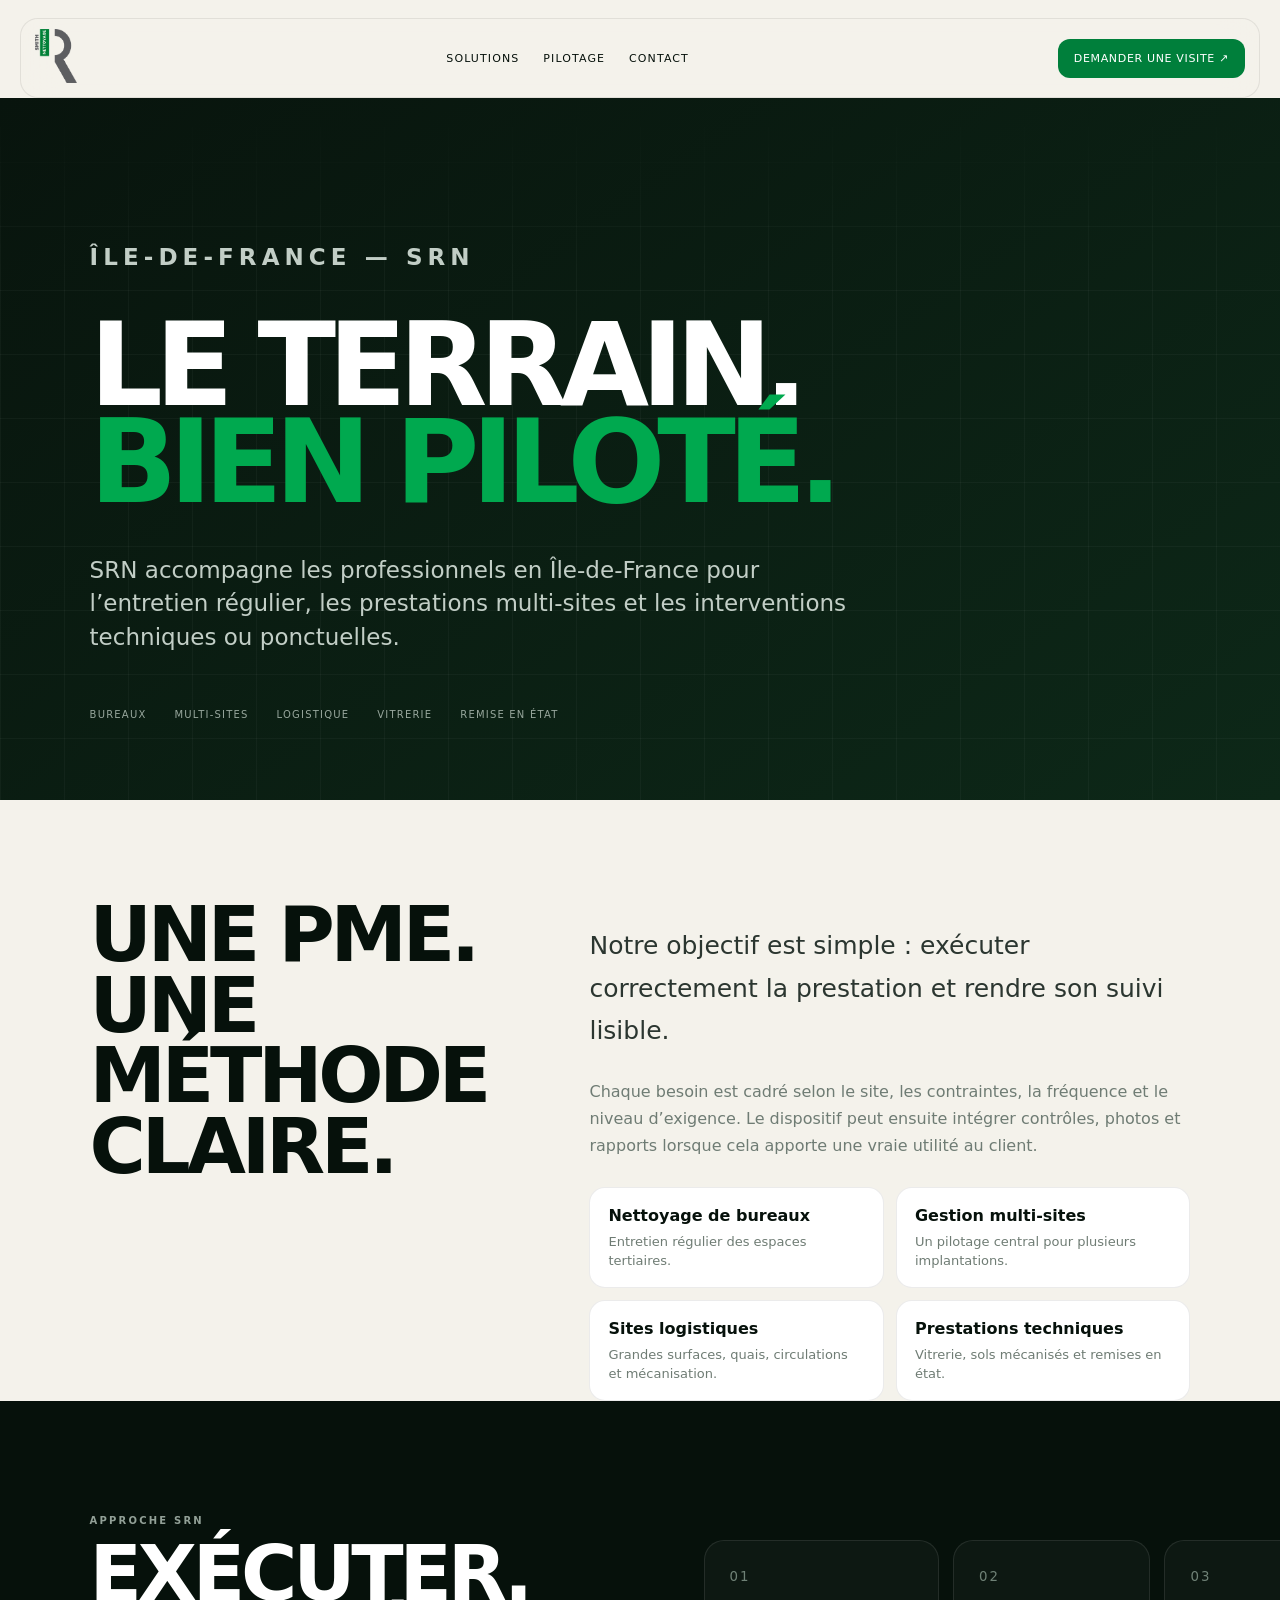
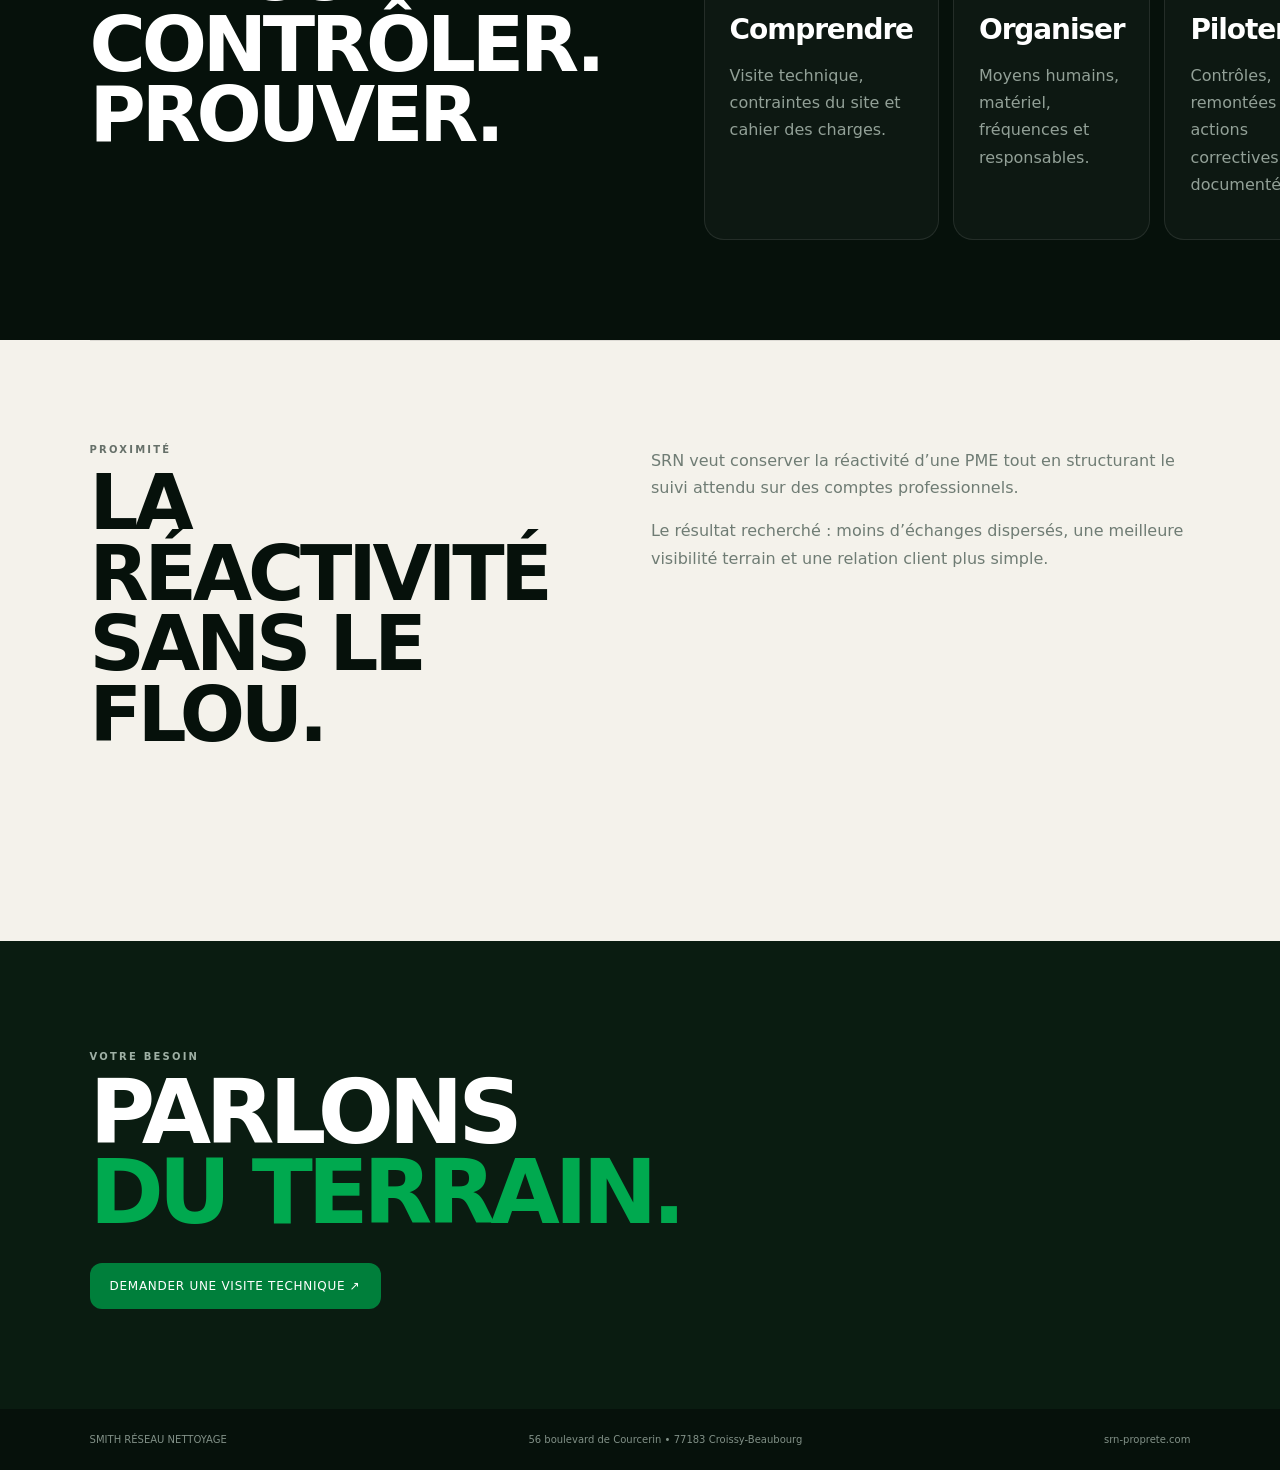
<file: entreprise-nettoyage-ile-de-france/index.html>
<!doctype html><html lang="fr"><head><meta charset="utf-8"><meta name="viewport" content="width=device-width,initial-scale=1"><title>Entreprise de nettoyage professionnel en Île-de-France | SRN</title><meta name="description" content="SRN, entreprise de nettoyage professionnel en Île-de-France : bureaux, multi-sites, logistique, vitrerie, remises en état et sols mécanisés."><link rel="canonical" href="https://srn-proprete.com/entreprise-nettoyage-ile-de-france/"><link rel="stylesheet" href="/service.css"><meta name="theme-color" content="#06110b"></head><body><header class="nav"><a href="/"><img src="/assets/logo-srn.webp" alt="Smith Nettoyage"></a><nav class="navlinks"><a href="/#solutions">Solutions</a><a href="/#control">Pilotage</a><a href="/#contact">Contact</a></nav><a class="cta" href="/#contact">Demander une visite ↗</a></header><main><section class="hero"><p class="eyebrow">ÎLE-DE-FRANCE — SRN</p><h1>LE TERRAIN.<br><span>BIEN PILOTÉ.</span></h1><p>SRN accompagne les professionnels en Île-de-France pour l’entretien régulier, les prestations multi-sites et les interventions techniques ou ponctuelles.</p><div class="proofline"><span>BUREAUX</span><span>MULTI-SITES</span><span>LOGISTIQUE</span><span>VITRERIE</span><span>REMISE EN ÉTAT</span></div></section><div class="content"><section class="intro"><h2>UNE PME.<br>UNE MÉTHODE CLAIRE.</h2><div><p class="lead">Notre objectif est simple : exécuter correctement la prestation et rendre son suivi lisible.</p><p>Chaque besoin est cadré selon le site, les contraintes, la fréquence et le niveau d’exigence. Le dispositif peut ensuite intégrer contrôles, photos et rapports lorsque cela apporte une vraie utilité au client.</p><div class="checks"><div class="check"><b>Nettoyage de bureaux</b><span>Entretien régulier des espaces tertiaires.</span></div><div class="check"><b>Gestion multi-sites</b><span>Un pilotage central pour plusieurs implantations.</span></div><div class="check"><b>Sites logistiques</b><span>Grandes surfaces, quais, circulations et mécanisation.</span></div><div class="check"><b>Prestations techniques</b><span>Vitrerie, sols mécanisés et remises en état.</span></div></div></div></section><section class="section dark"><div><p class="eyebrow">APPROCHE SRN</p><h2>EXÉCUTER.<br>CONTRÔLER. PROUVER.</h2></div><div><div class="steps"><div class="step"><small>01</small><h3>Comprendre</h3><p>Visite technique, contraintes du site et cahier des charges.</p></div><div class="step"><small>02</small><h3>Organiser</h3><p>Moyens humains, matériel, fréquences et responsables.</p></div><div class="step"><small>03</small><h3>Piloter</h3><p>Contrôles, remontées et actions correctives documentées.</p></div></div></div></section><section class="section"><div><p class="eyebrow" style="color:#667069">PROXIMITÉ</p><h2>LA RÉACTIVITÉ<br>SANS LE FLOU.</h2></div><div><p class="lead">SRN veut conserver la réactivité d’une PME tout en structurant le suivi attendu sur des comptes professionnels.</p><p>Le résultat recherché : moins d’échanges dispersés, une meilleure visibilité terrain et une relation client plus simple.</p></div></section></div><section class="final"><p class="eyebrow">VOTRE BESOIN</p><h2>PARLONS<br><span>DU TERRAIN.</span></h2><a href="/#contact">Demander une visite technique ↗</a></section></main><footer class="foot"><span>SMITH RÉSEAU NETTOYAGE</span><span>56 boulevard de Courcerin • 77183 Croissy-Beaubourg</span><span>srn-proprete.com</span></footer></body></html>
</file>
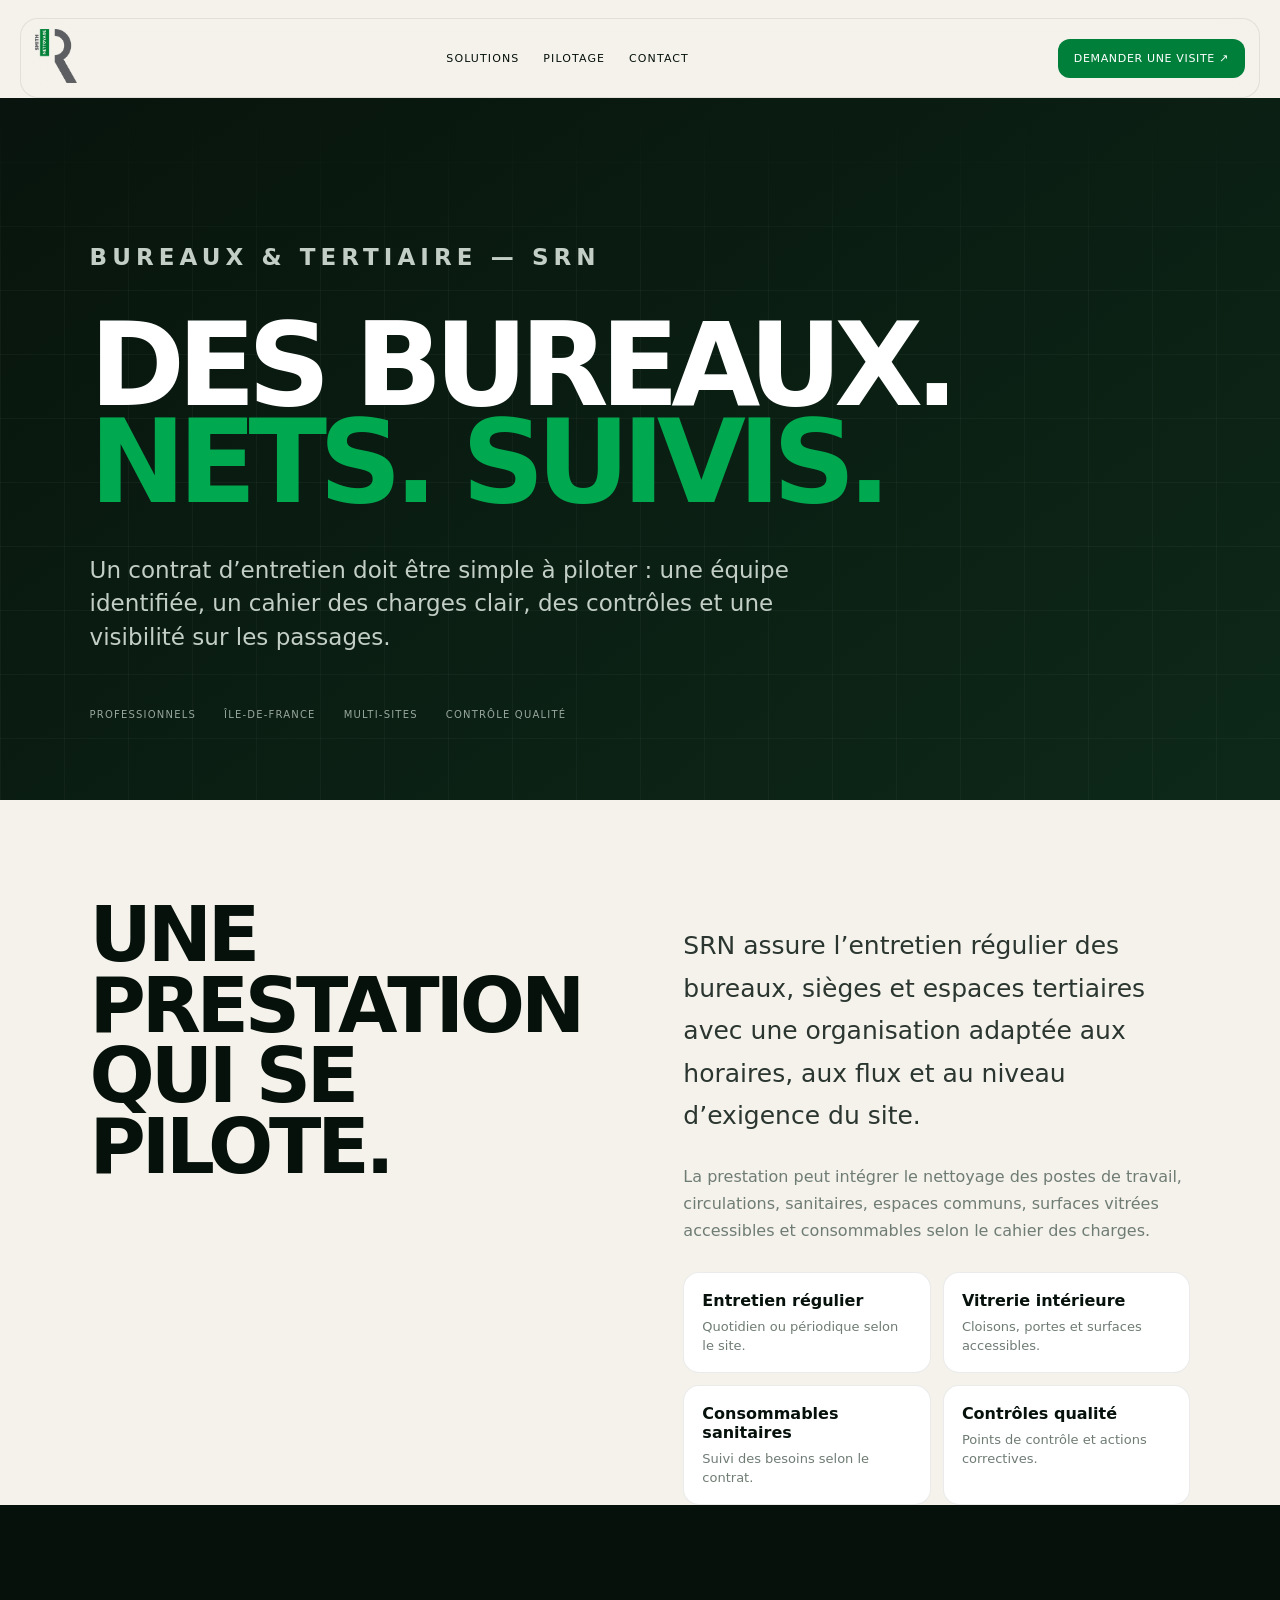
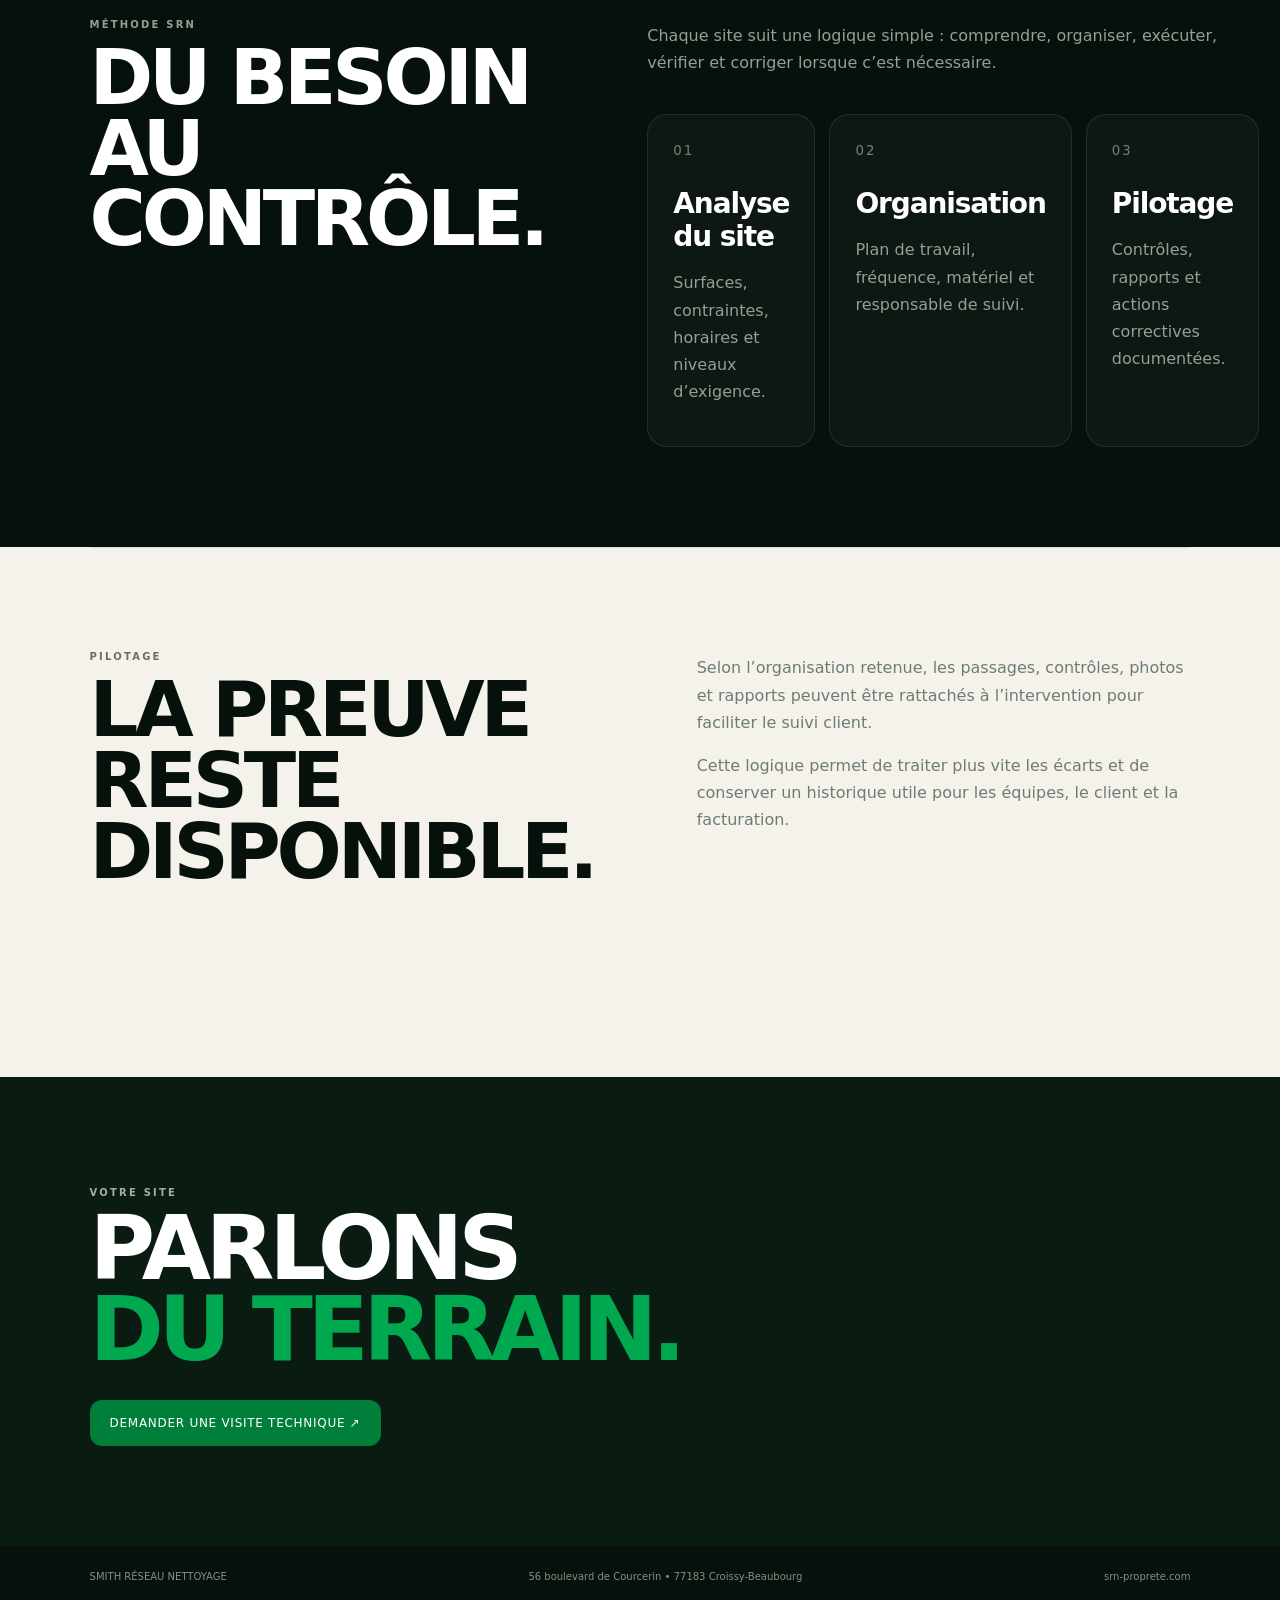
<file: nettoyage-bureaux/index.html>
<!doctype html><html lang="fr"><head><meta charset="utf-8"><meta name="viewport" content="width=device-width,initial-scale=1"><title>Nettoyage de bureaux professionnel en Île-de-France | SRN</title><meta name="description" content="SRN assure l’entretien régulier des bureaux, sièges et espaces tertiaires avec contrôle qualité, suivi et rapports d’intervention."><link rel="canonical" href="https://srn-proprete.com/nettoyage-bureaux/"><link rel="stylesheet" href="/service.css"><meta name="theme-color" content="#06110b"></head><body><header class="nav"><a href="/"><img src="/assets/logo-srn.webp" alt="Smith Nettoyage"></a><nav class="navlinks"><a href="/#solutions">Solutions</a><a href="/#control">Pilotage</a><a href="/#contact">Contact</a></nav><a class="cta" href="/#contact">Demander une visite ↗</a></header><main><section class="hero"><p class="eyebrow">BUREAUX & TERTIAIRE — SRN</p><h1>DES BUREAUX.<br><span>NETS. SUIVIS.</span></h1><p>Un contrat d’entretien doit être simple à piloter : une équipe identifiée, un cahier des charges clair, des contrôles et une visibilité sur les passages.</p><div class="proofline"><span>PROFESSIONNELS</span><span>ÎLE-DE-FRANCE</span><span>MULTI-SITES</span><span>CONTRÔLE QUALITÉ</span></div></section><div class="content"><section class="intro"><h2>UNE PRESTATION<br>QUI SE PILOTE.</h2><div><p class="lead">SRN assure l’entretien régulier des bureaux, sièges et espaces tertiaires avec une organisation adaptée aux horaires, aux flux et au niveau d’exigence du site.</p><p>La prestation peut intégrer le nettoyage des postes de travail, circulations, sanitaires, espaces communs, surfaces vitrées accessibles et consommables selon le cahier des charges.</p><div class="checks"><div class="check"><b>Entretien régulier</b><span>Quotidien ou périodique selon le site.</span></div><div class="check"><b>Vitrerie intérieure</b><span>Cloisons, portes et surfaces accessibles.</span></div><div class="check"><b>Consommables sanitaires</b><span>Suivi des besoins selon le contrat.</span></div><div class="check"><b>Contrôles qualité</b><span>Points de contrôle et actions correctives.</span></div></div></div></section><section class="section dark"><div><p class="eyebrow">MÉTHODE SRN</p><h2>DU BESOIN<br>AU CONTRÔLE.</h2></div><div><p>Chaque site suit une logique simple : comprendre, organiser, exécuter, vérifier et corriger lorsque c’est nécessaire.</p><div class="steps"><div class="step"><small>01</small><h3>Analyse du site</h3><p>Surfaces, contraintes, horaires et niveaux d’exigence.</p></div><div class="step"><small>02</small><h3>Organisation</h3><p>Plan de travail, fréquence, matériel et responsable de suivi.</p></div><div class="step"><small>03</small><h3>Pilotage</h3><p>Contrôles, rapports et actions correctives documentées.</p></div></div></div></section><section class="section"><div><p class="eyebrow" style="color:#667069">PILOTAGE</p><h2>LA PREUVE<br>RESTE DISPONIBLE.</h2></div><div><p class="lead">Selon l’organisation retenue, les passages, contrôles, photos et rapports peuvent être rattachés à l’intervention pour faciliter le suivi client.</p><p>Cette logique permet de traiter plus vite les écarts et de conserver un historique utile pour les équipes, le client et la facturation.</p></div></section></div><section class="final"><p class="eyebrow">VOTRE SITE</p><h2>PARLONS<br><span>DU TERRAIN.</span></h2><a href="/#contact">Demander une visite technique ↗</a></section></main><footer class="foot"><span>SMITH RÉSEAU NETTOYAGE</span><span>56 boulevard de Courcerin • 77183 Croissy-Beaubourg</span><span>srn-proprete.com</span></footer></body></html>
</file>
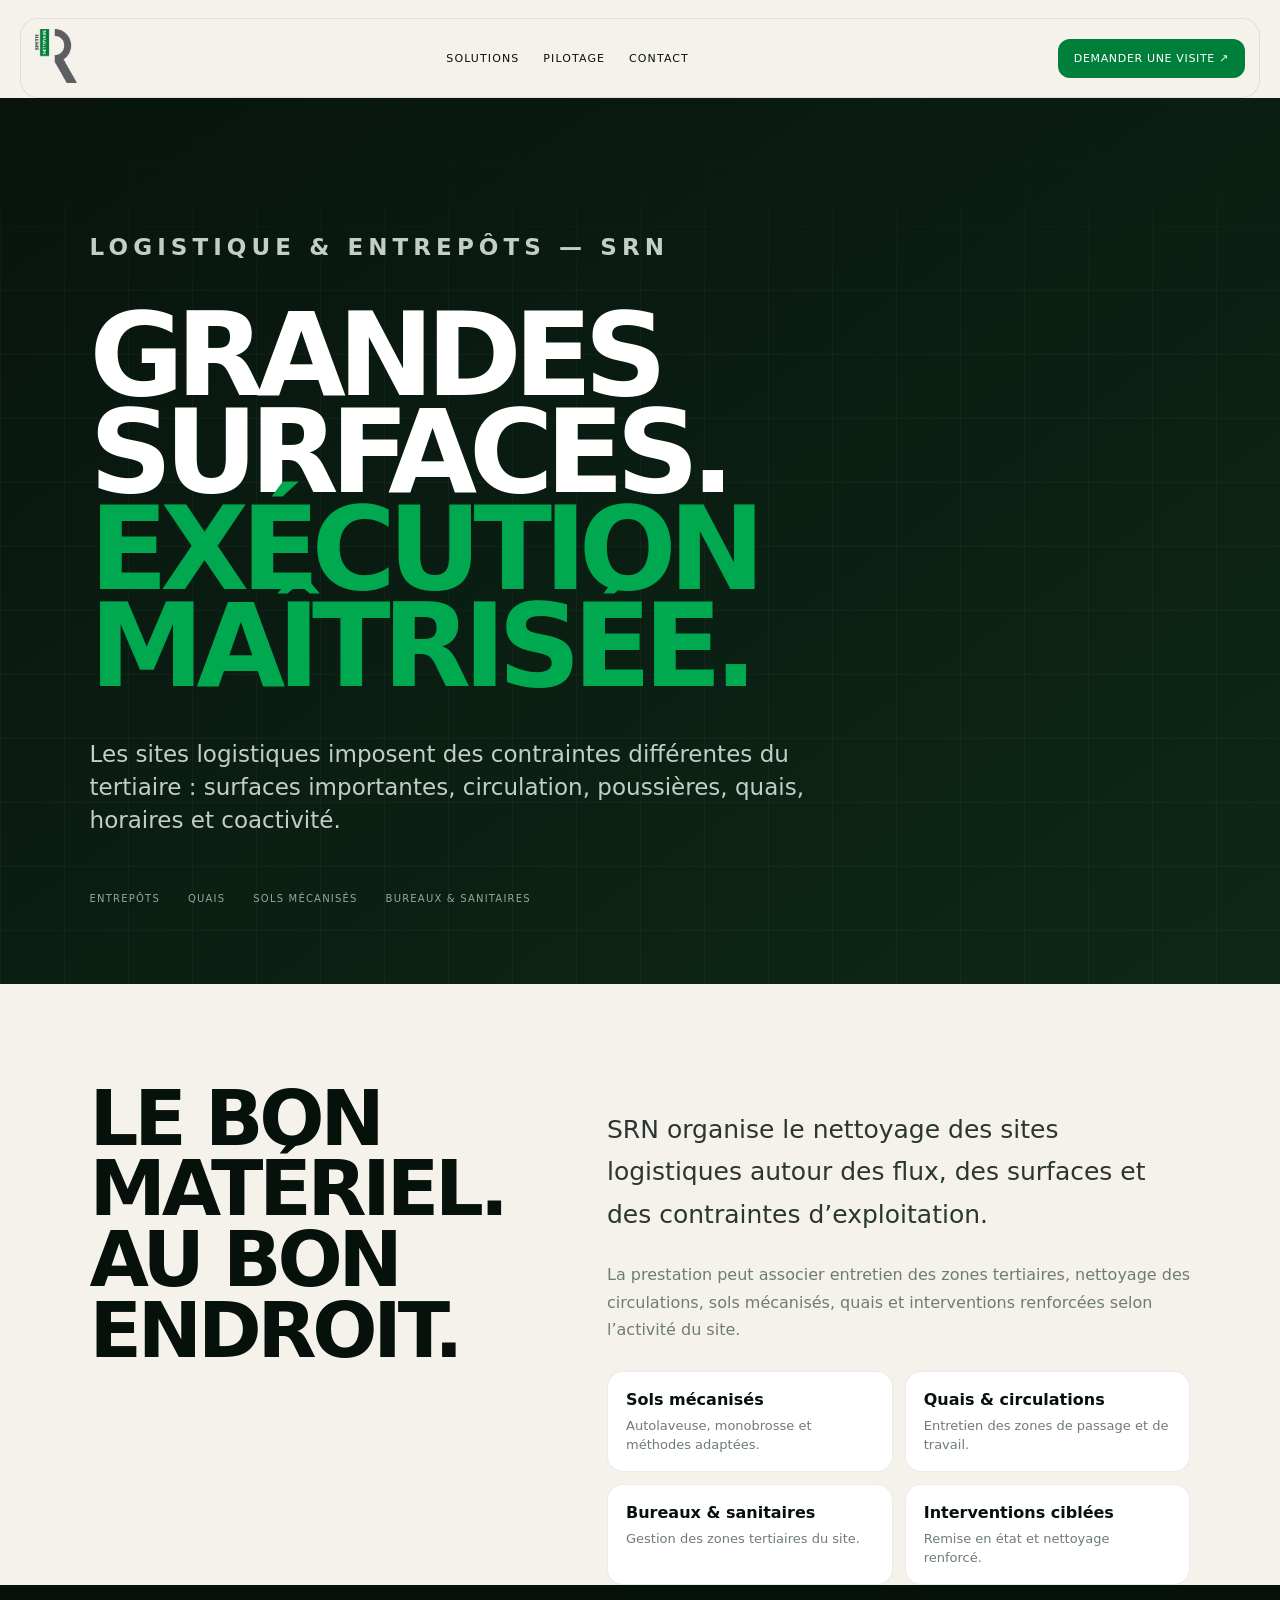
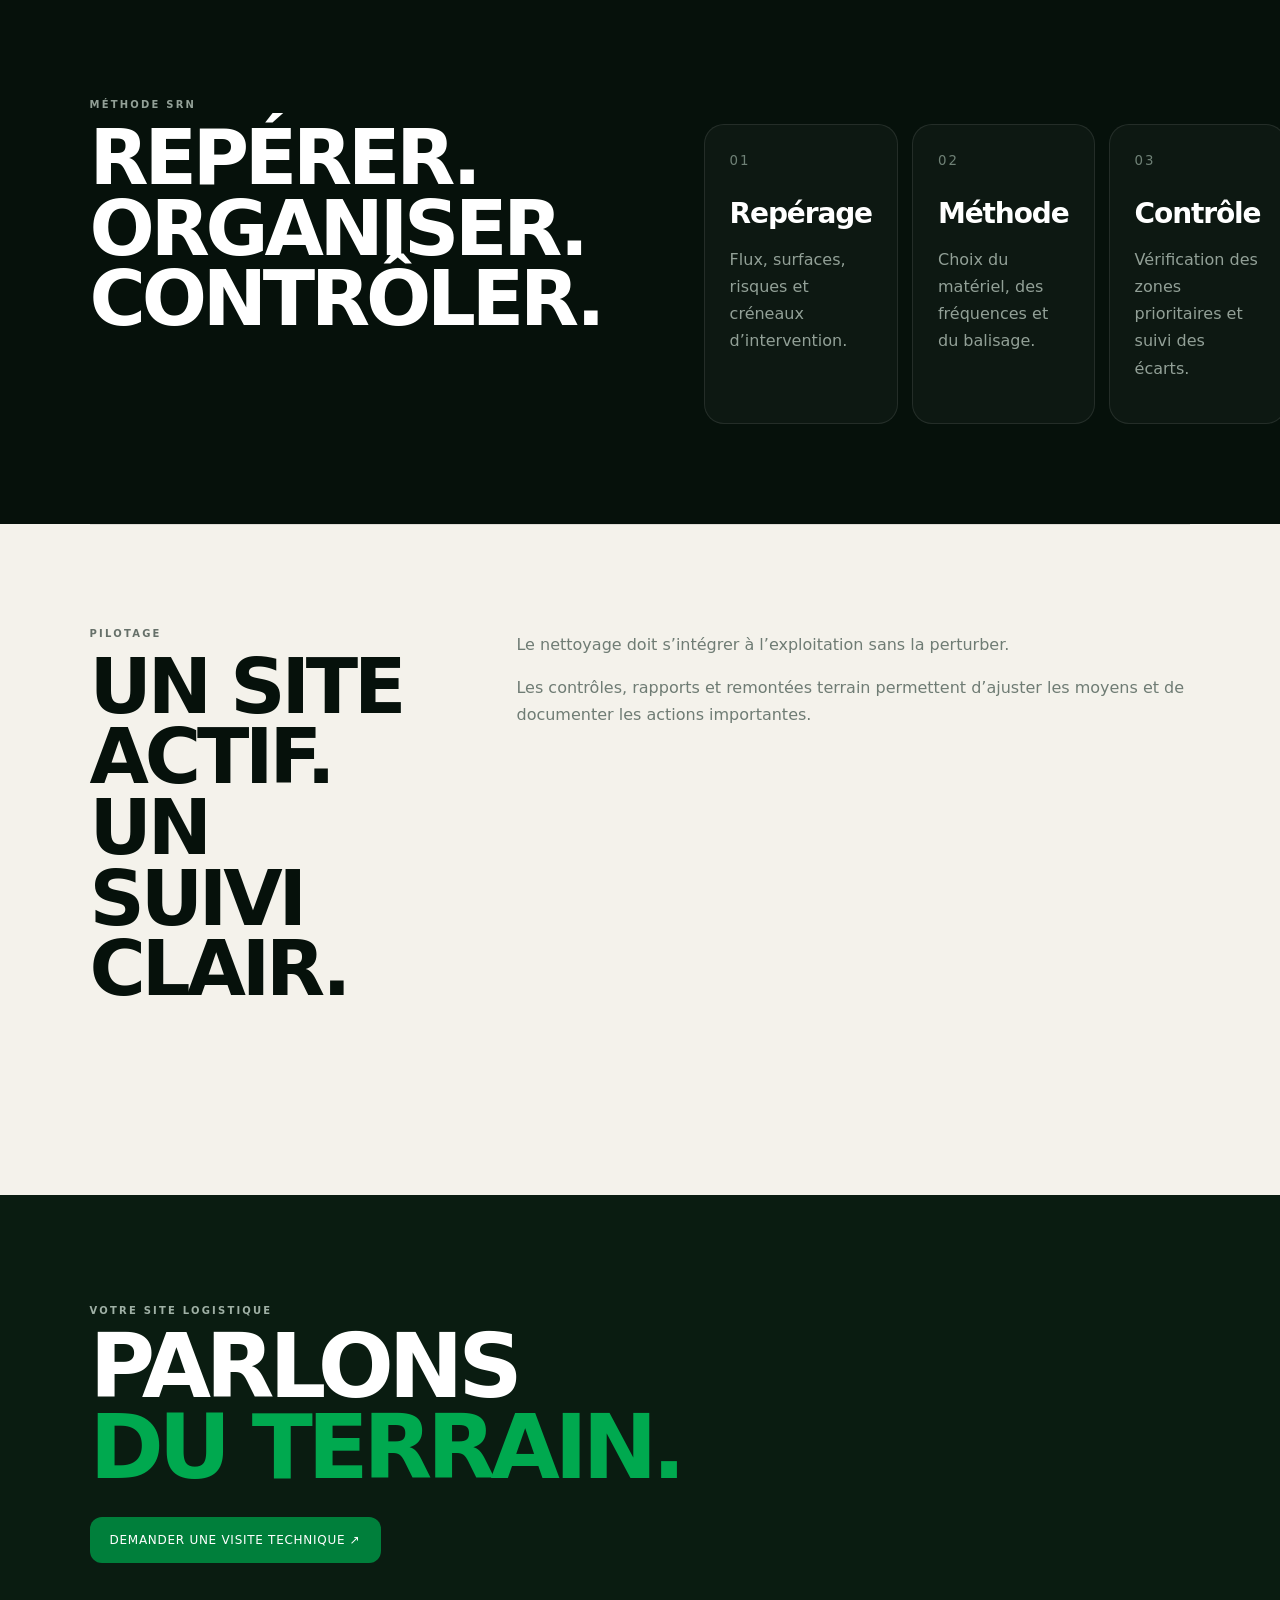
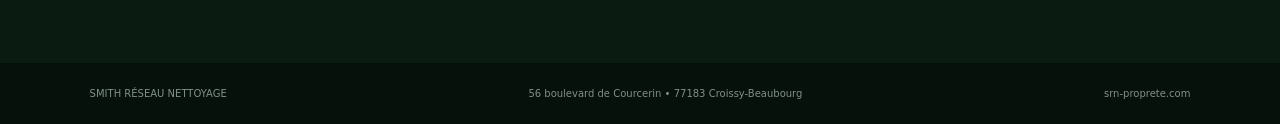
<file: nettoyage-entrepots-logistique/index.html>
<!doctype html><html lang="fr"><head><meta charset="utf-8"><meta name="viewport" content="width=device-width,initial-scale=1"><title>Nettoyage entrepôts et sites logistiques | SRN</title><meta name="description" content="Nettoyage de sites logistiques, entrepôts, quais, bureaux et zones de circulation avec solutions mécanisées et planification adaptée."><link rel="canonical" href="https://srn-proprete.com/nettoyage-entrepots-logistique/"><link rel="stylesheet" href="/service.css"><meta name="theme-color" content="#06110b"></head><body><header class="nav"><a href="/"><img src="/assets/logo-srn.webp" alt="Smith Nettoyage"></a><nav class="navlinks"><a href="/#solutions">Solutions</a><a href="/#control">Pilotage</a><a href="/#contact">Contact</a></nav><a class="cta" href="/#contact">Demander une visite ↗</a></header><main><section class="hero"><p class="eyebrow">LOGISTIQUE & ENTREPÔTS — SRN</p><h1>GRANDES SURFACES.<br><span>EXÉCUTION MAÎTRISÉE.</span></h1><p>Les sites logistiques imposent des contraintes différentes du tertiaire : surfaces importantes, circulation, poussières, quais, horaires et coactivité.</p><div class="proofline"><span>ENTREPÔTS</span><span>QUAIS</span><span>SOLS MÉCANISÉS</span><span>BUREAUX & SANITAIRES</span></div></section><div class="content"><section class="intro"><h2>LE BON MATÉRIEL.<br>AU BON ENDROIT.</h2><div><p class="lead">SRN organise le nettoyage des sites logistiques autour des flux, des surfaces et des contraintes d’exploitation.</p><p>La prestation peut associer entretien des zones tertiaires, nettoyage des circulations, sols mécanisés, quais et interventions renforcées selon l’activité du site.</p><div class="checks"><div class="check"><b>Sols mécanisés</b><span>Autolaveuse, monobrosse et méthodes adaptées.</span></div><div class="check"><b>Quais & circulations</b><span>Entretien des zones de passage et de travail.</span></div><div class="check"><b>Bureaux & sanitaires</b><span>Gestion des zones tertiaires du site.</span></div><div class="check"><b>Interventions ciblées</b><span>Remise en état et nettoyage renforcé.</span></div></div></div></section><section class="section dark"><div><p class="eyebrow">MÉTHODE SRN</p><h2>REPÉRER.<br>ORGANISER. CONTRÔLER.</h2></div><div><div class="steps"><div class="step"><small>01</small><h3>Repérage</h3><p>Flux, surfaces, risques et créneaux d’intervention.</p></div><div class="step"><small>02</small><h3>Méthode</h3><p>Choix du matériel, des fréquences et du balisage.</p></div><div class="step"><small>03</small><h3>Contrôle</h3><p>Vérification des zones prioritaires et suivi des écarts.</p></div></div></div></section><section class="section"><div><p class="eyebrow" style="color:#667069">PILOTAGE</p><h2>UN SITE ACTIF.<br>UN SUIVI CLAIR.</h2></div><div><p class="lead">Le nettoyage doit s’intégrer à l’exploitation sans la perturber.</p><p>Les contrôles, rapports et remontées terrain permettent d’ajuster les moyens et de documenter les actions importantes.</p></div></section></div><section class="final"><p class="eyebrow">VOTRE SITE LOGISTIQUE</p><h2>PARLONS<br><span>DU TERRAIN.</span></h2><a href="/#contact">Demander une visite technique ↗</a></section></main><footer class="foot"><span>SMITH RÉSEAU NETTOYAGE</span><span>56 boulevard de Courcerin • 77183 Croissy-Beaubourg</span><span>srn-proprete.com</span></footer></body></html>
</file>
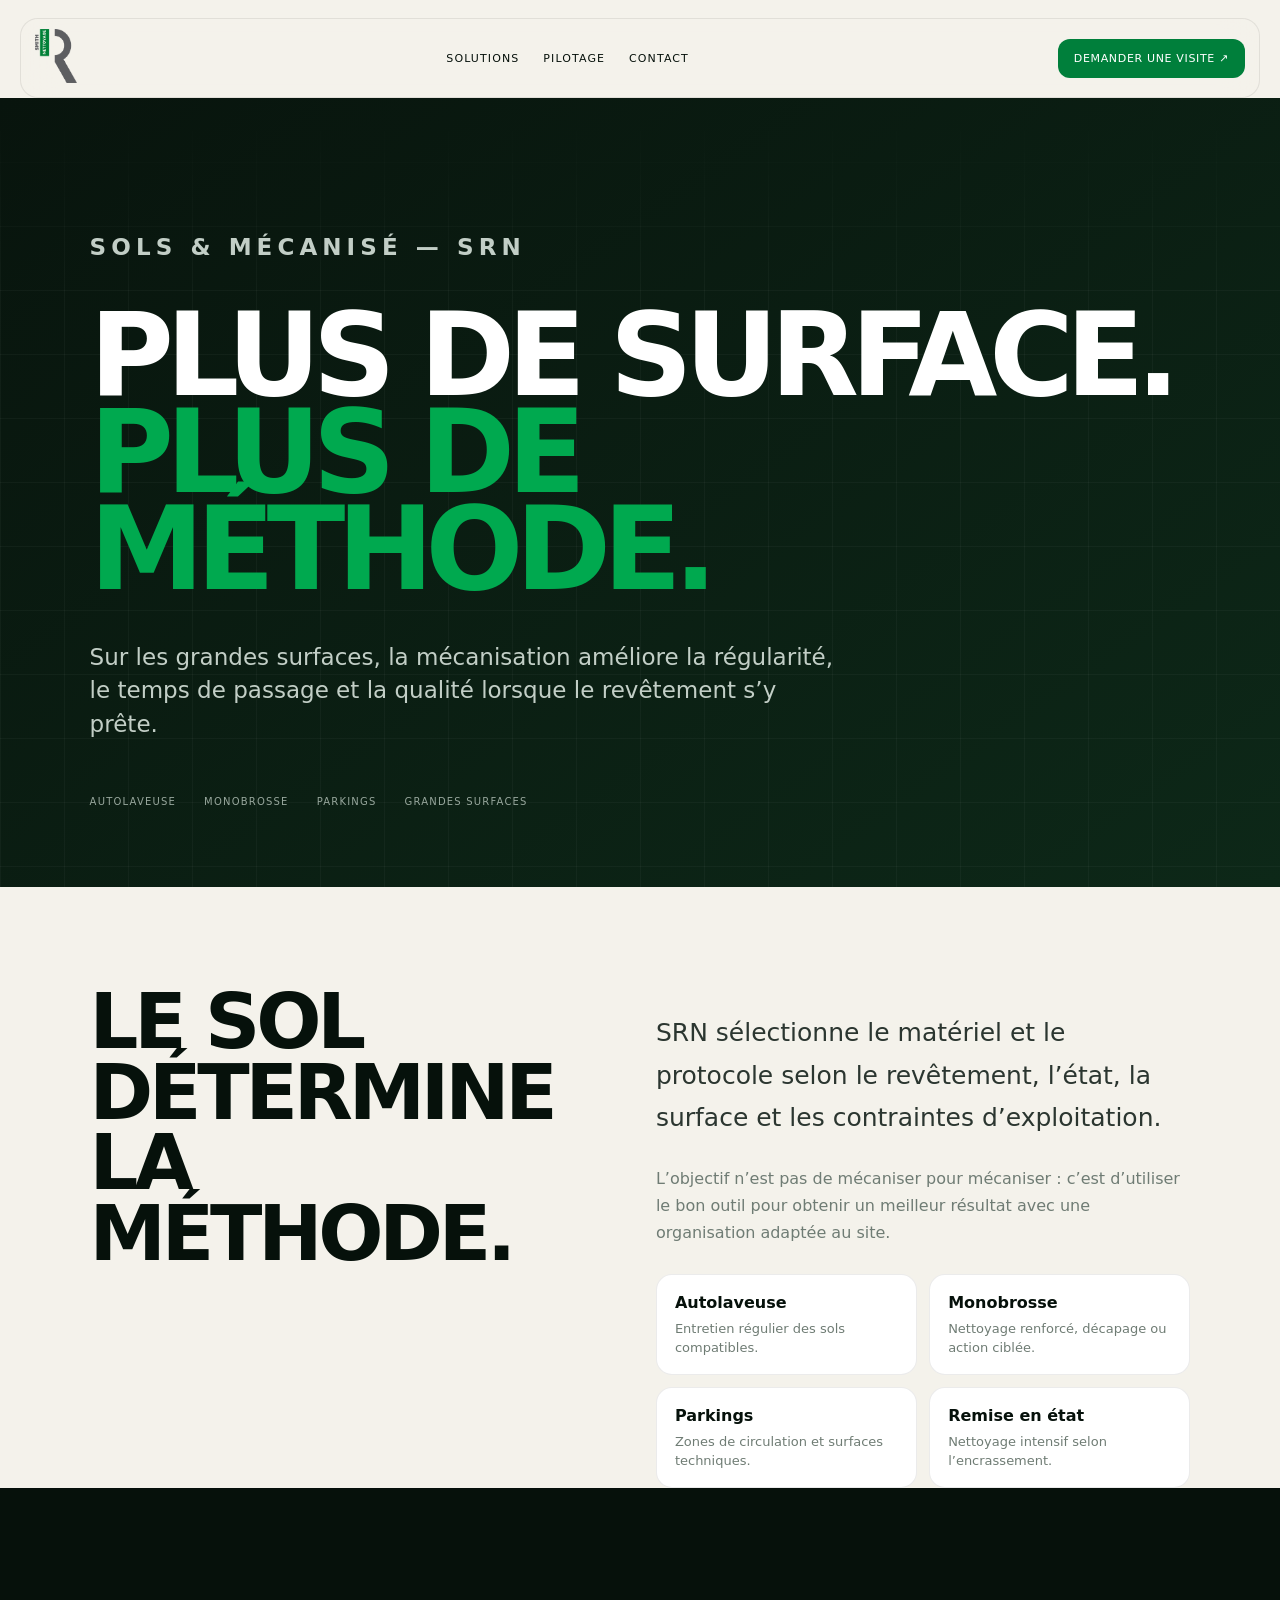
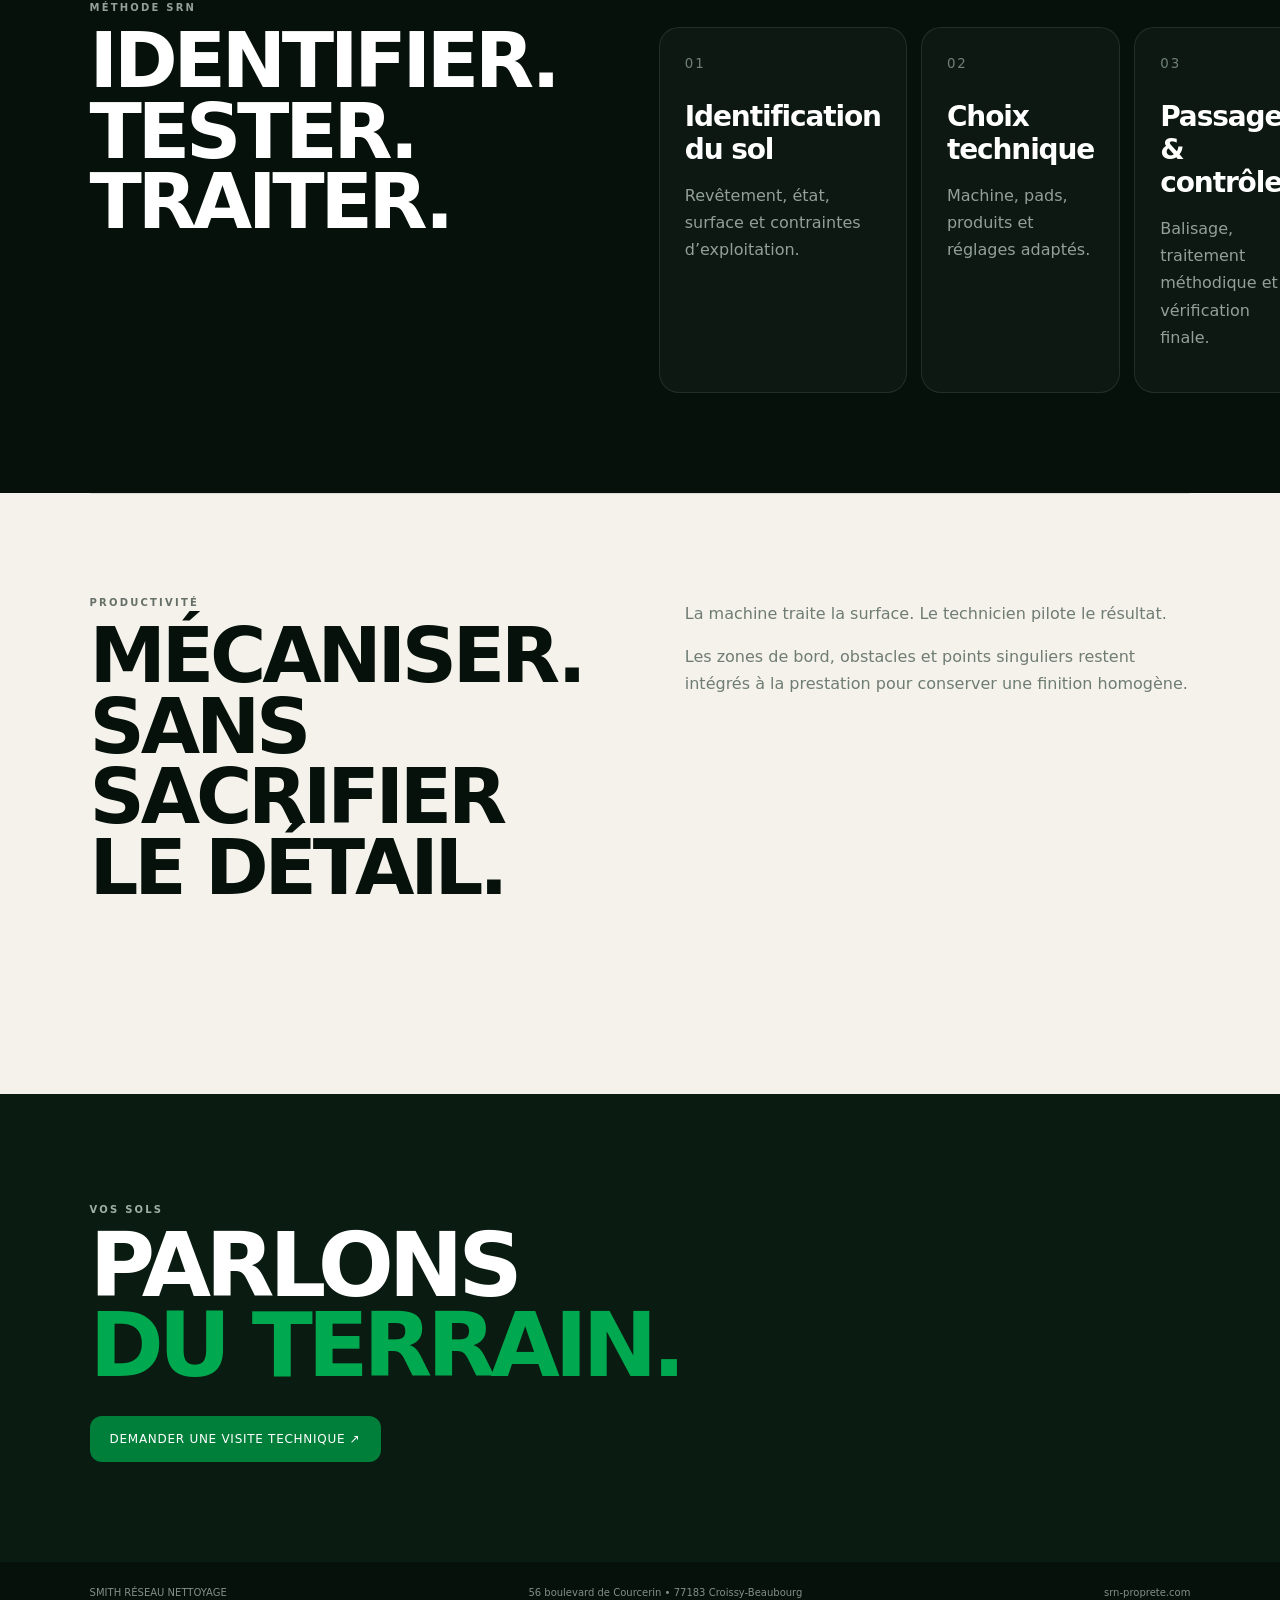
<file: nettoyage-mecanise-sols/index.html>
<!doctype html><html lang="fr"><head><meta charset="utf-8"><meta name="viewport" content="width=device-width,initial-scale=1"><title>Nettoyage mécanisé des sols, parkings et grandes surfaces | SRN</title><meta name="description" content="Entretien et remise en état mécanisés des sols : autolaveuse, monobrosse, décapage et solutions adaptées aux grandes surfaces professionnelles."><link rel="canonical" href="https://srn-proprete.com/nettoyage-mecanise-sols/"><link rel="stylesheet" href="/service.css"><meta name="theme-color" content="#06110b"></head><body><header class="nav"><a href="/"><img src="/assets/logo-srn.webp" alt="Smith Nettoyage"></a><nav class="navlinks"><a href="/#solutions">Solutions</a><a href="/#control">Pilotage</a><a href="/#contact">Contact</a></nav><a class="cta" href="/#contact">Demander une visite ↗</a></header><main><section class="hero"><p class="eyebrow">SOLS & MÉCANISÉ — SRN</p><h1>PLUS DE SURFACE.<br><span>PLUS DE MÉTHODE.</span></h1><p>Sur les grandes surfaces, la mécanisation améliore la régularité, le temps de passage et la qualité lorsque le revêtement s’y prête.</p><div class="proofline"><span>AUTOLAVEUSE</span><span>MONOBROSSE</span><span>PARKINGS</span><span>GRANDES SURFACES</span></div></section><div class="content"><section class="intro"><h2>LE SOL DÉTERMINE<br>LA MÉTHODE.</h2><div><p class="lead">SRN sélectionne le matériel et le protocole selon le revêtement, l’état, la surface et les contraintes d’exploitation.</p><p>L’objectif n’est pas de mécaniser pour mécaniser : c’est d’utiliser le bon outil pour obtenir un meilleur résultat avec une organisation adaptée au site.</p><div class="checks"><div class="check"><b>Autolaveuse</b><span>Entretien régulier des sols compatibles.</span></div><div class="check"><b>Monobrosse</b><span>Nettoyage renforcé, décapage ou action ciblée.</span></div><div class="check"><b>Parkings</b><span>Zones de circulation et surfaces techniques.</span></div><div class="check"><b>Remise en état</b><span>Nettoyage intensif selon l’encrassement.</span></div></div></div></section><section class="section dark"><div><p class="eyebrow">MÉTHODE SRN</p><h2>IDENTIFIER.<br>TESTER. TRAITER.</h2></div><div><div class="steps"><div class="step"><small>01</small><h3>Identification du sol</h3><p>Revêtement, état, surface et contraintes d’exploitation.</p></div><div class="step"><small>02</small><h3>Choix technique</h3><p>Machine, pads, produits et réglages adaptés.</p></div><div class="step"><small>03</small><h3>Passage & contrôle</h3><p>Balisage, traitement méthodique et vérification finale.</p></div></div></div></section><section class="section"><div><p class="eyebrow" style="color:#667069">PRODUCTIVITÉ</p><h2>MÉCANISER.<br>SANS SACRIFIER LE DÉTAIL.</h2></div><div><p class="lead">La machine traite la surface. Le technicien pilote le résultat.</p><p>Les zones de bord, obstacles et points singuliers restent intégrés à la prestation pour conserver une finition homogène.</p></div></section></div><section class="final"><p class="eyebrow">VOS SOLS</p><h2>PARLONS<br><span>DU TERRAIN.</span></h2><a href="/#contact">Demander une visite technique ↗</a></section></main><footer class="foot"><span>SMITH RÉSEAU NETTOYAGE</span><span>56 boulevard de Courcerin • 77183 Croissy-Beaubourg</span><span>srn-proprete.com</span></footer></body></html>
</file>
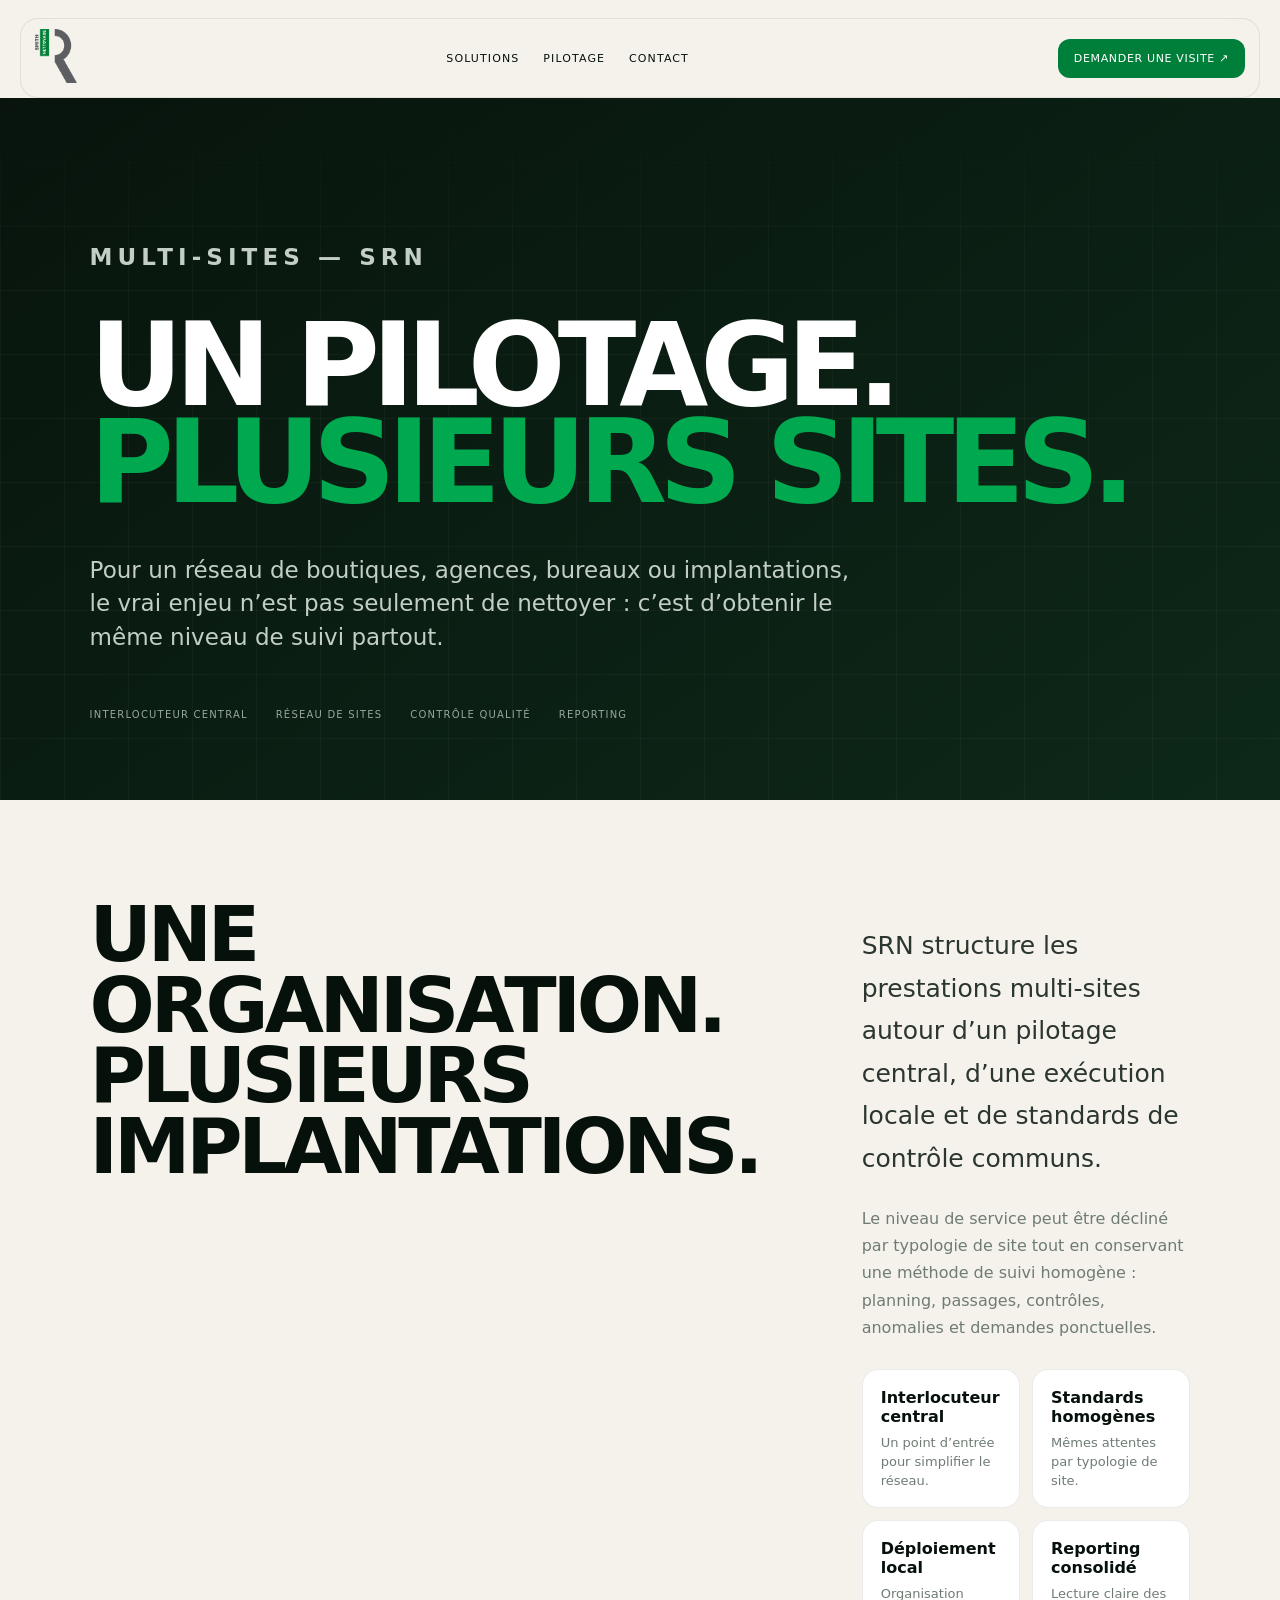
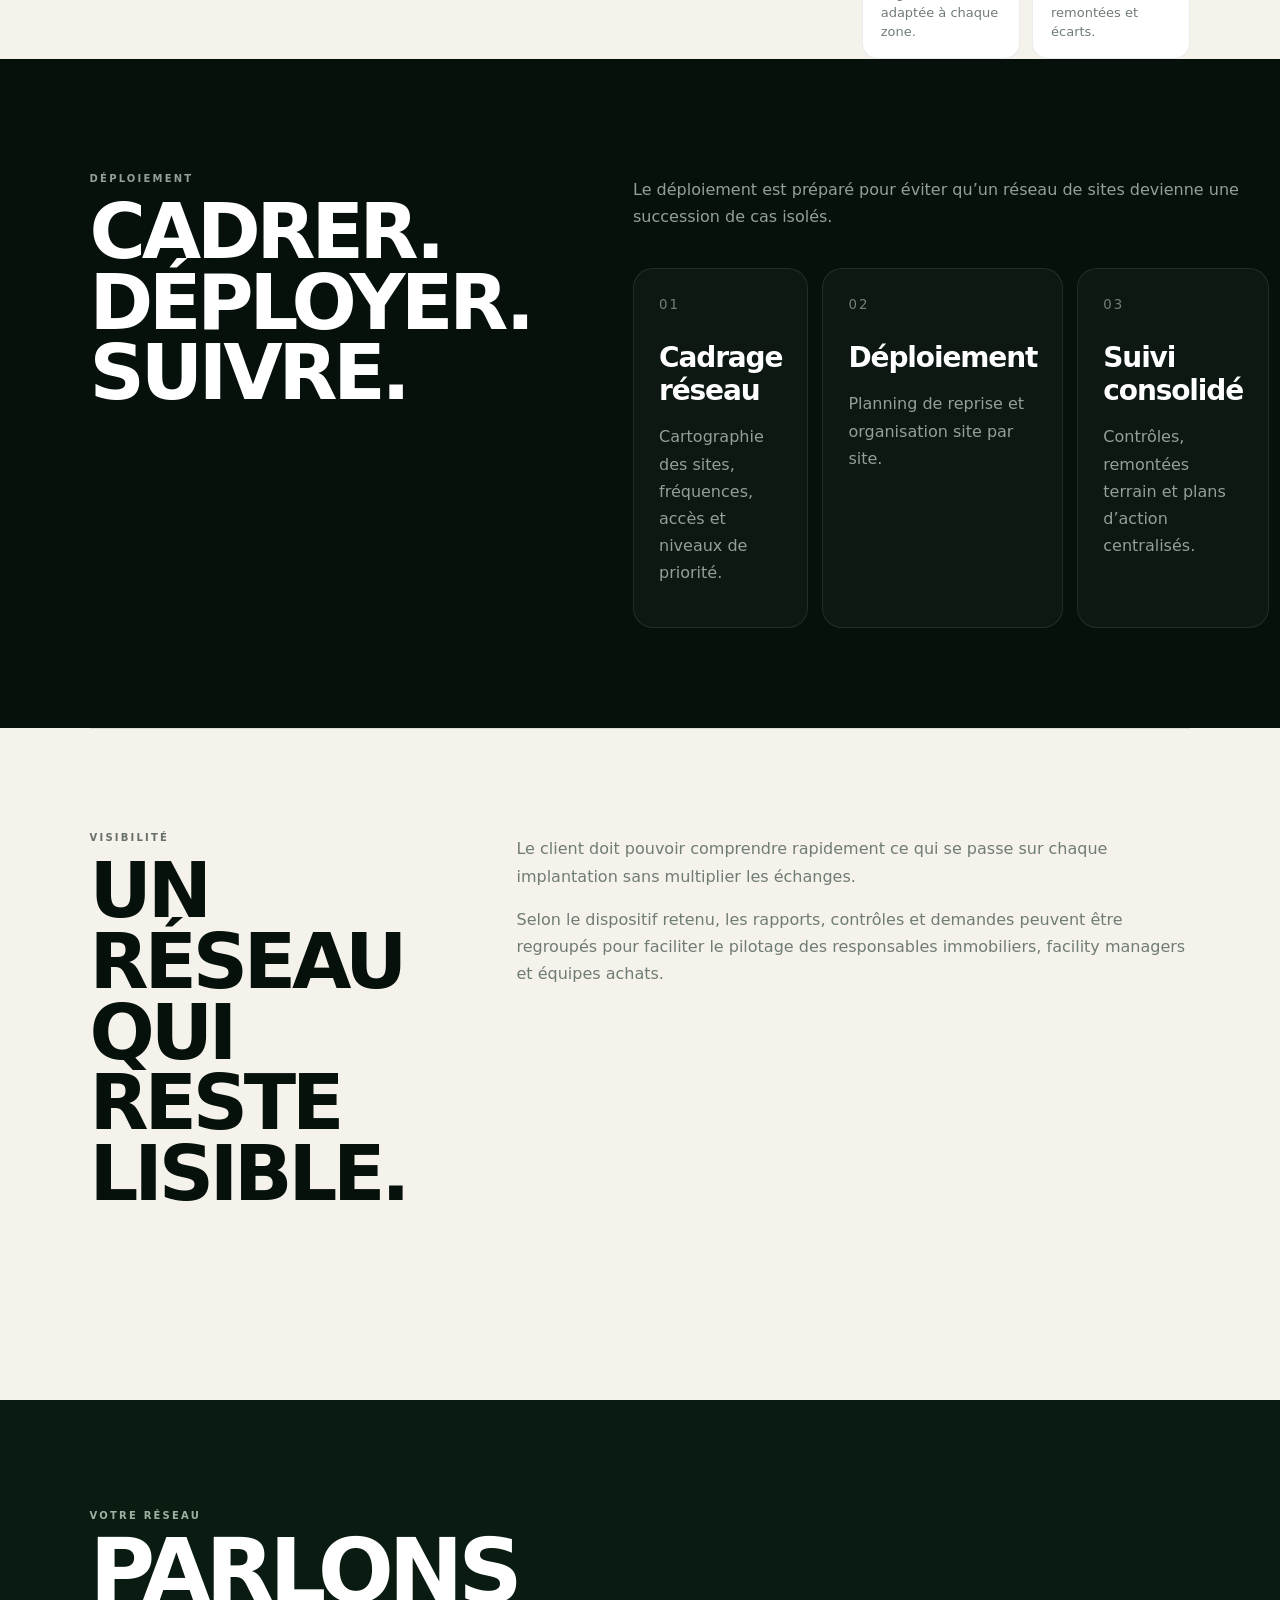
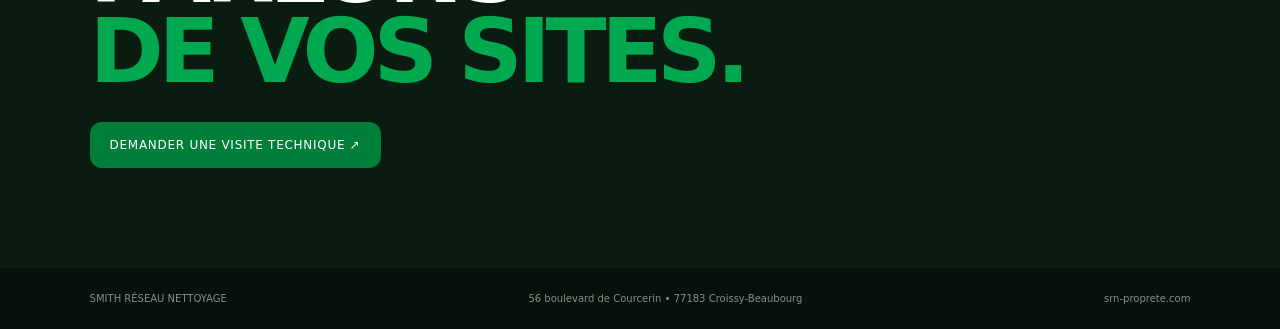
<file: nettoyage-multisites/index.html>
<!doctype html><html lang="fr"><head><meta charset="utf-8"><meta name="viewport" content="width=device-width,initial-scale=1"><title>Nettoyage multi-sites et réseau d’implantations | SRN</title><meta name="description" content="SRN pilote des prestations de nettoyage multi-sites avec un interlocuteur central, une organisation homogène et un suivi local."><link rel="canonical" href="https://srn-proprete.com/nettoyage-multisites/"><link rel="stylesheet" href="/service.css"><meta name="theme-color" content="#06110b"></head><body><header class="nav"><a href="/"><img src="/assets/logo-srn.webp" alt="Smith Nettoyage"></a><nav class="navlinks"><a href="/#solutions">Solutions</a><a href="/#control">Pilotage</a><a href="/#contact">Contact</a></nav><a class="cta" href="/#contact">Demander une visite ↗</a></header><main><section class="hero"><p class="eyebrow">MULTI-SITES — SRN</p><h1>UN PILOTAGE.<br><span>PLUSIEURS SITES.</span></h1><p>Pour un réseau de boutiques, agences, bureaux ou implantations, le vrai enjeu n’est pas seulement de nettoyer : c’est d’obtenir le même niveau de suivi partout.</p><div class="proofline"><span>INTERLOCUTEUR CENTRAL</span><span>RÉSEAU DE SITES</span><span>CONTRÔLE QUALITÉ</span><span>REPORTING</span></div></section><div class="content"><section class="intro"><h2>UNE ORGANISATION.<br>PLUSIEURS IMPLANTATIONS.</h2><div><p class="lead">SRN structure les prestations multi-sites autour d’un pilotage central, d’une exécution locale et de standards de contrôle communs.</p><p>Le niveau de service peut être décliné par typologie de site tout en conservant une méthode de suivi homogène : planning, passages, contrôles, anomalies et demandes ponctuelles.</p><div class="checks"><div class="check"><b>Interlocuteur central</b><span>Un point d’entrée pour simplifier le réseau.</span></div><div class="check"><b>Standards homogènes</b><span>Mêmes attentes par typologie de site.</span></div><div class="check"><b>Déploiement local</b><span>Organisation adaptée à chaque zone.</span></div><div class="check"><b>Reporting consolidé</b><span>Lecture claire des remontées et écarts.</span></div></div></div></section><section class="section dark"><div><p class="eyebrow">DÉPLOIEMENT</p><h2>CADRER.<br>DÉPLOYER. SUIVRE.</h2></div><div><p>Le déploiement est préparé pour éviter qu’un réseau de sites devienne une succession de cas isolés.</p><div class="steps"><div class="step"><small>01</small><h3>Cadrage réseau</h3><p>Cartographie des sites, fréquences, accès et niveaux de priorité.</p></div><div class="step"><small>02</small><h3>Déploiement</h3><p>Planning de reprise et organisation site par site.</p></div><div class="step"><small>03</small><h3>Suivi consolidé</h3><p>Contrôles, remontées terrain et plans d’action centralisés.</p></div></div></div></section><section class="section"><div><p class="eyebrow" style="color:#667069">VISIBILITÉ</p><h2>UN RÉSEAU<br>QUI RESTE LISIBLE.</h2></div><div><p class="lead">Le client doit pouvoir comprendre rapidement ce qui se passe sur chaque implantation sans multiplier les échanges.</p><p>Selon le dispositif retenu, les rapports, contrôles et demandes peuvent être regroupés pour faciliter le pilotage des responsables immobiliers, facility managers et équipes achats.</p></div></section></div><section class="final"><p class="eyebrow">VOTRE RÉSEAU</p><h2>PARLONS<br><span>DE VOS SITES.</span></h2><a href="/#contact">Demander une visite technique ↗</a></section></main><footer class="foot"><span>SMITH RÉSEAU NETTOYAGE</span><span>56 boulevard de Courcerin • 77183 Croissy-Beaubourg</span><span>srn-proprete.com</span></footer></body></html>
</file>
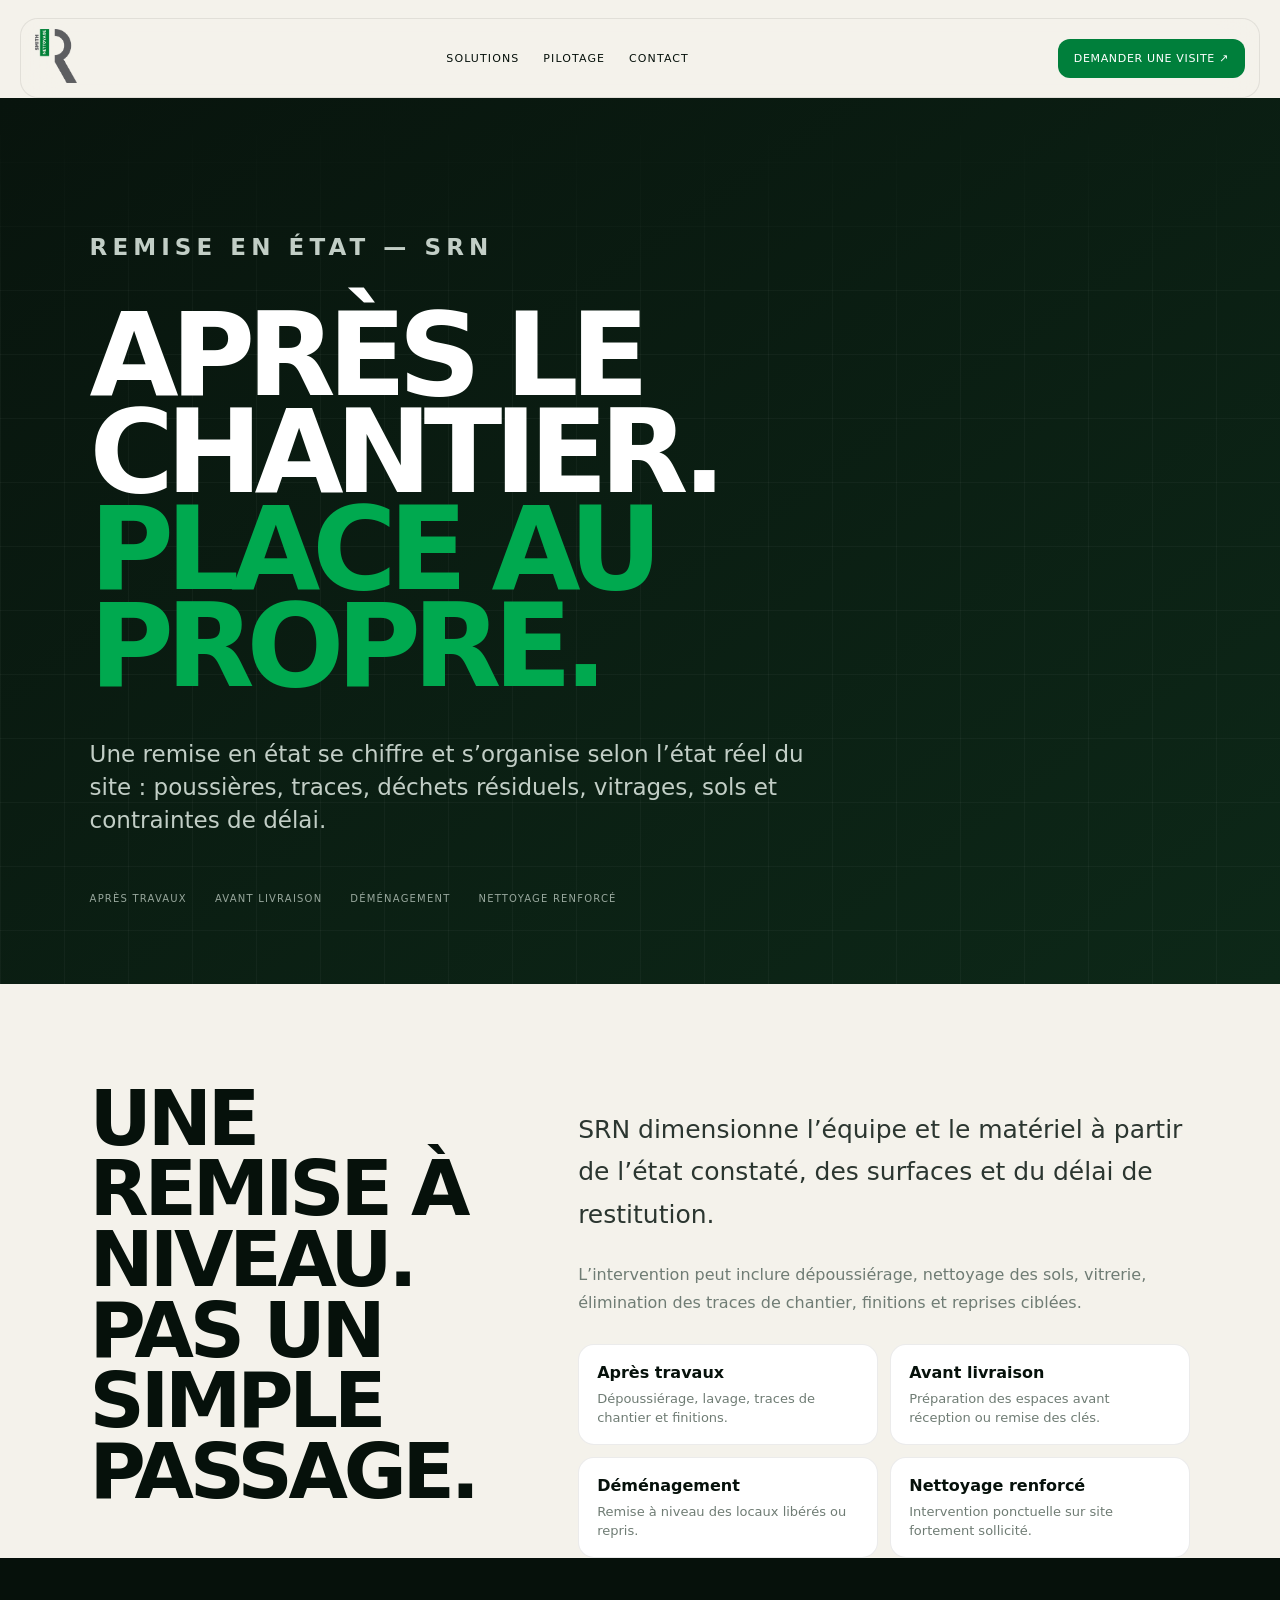
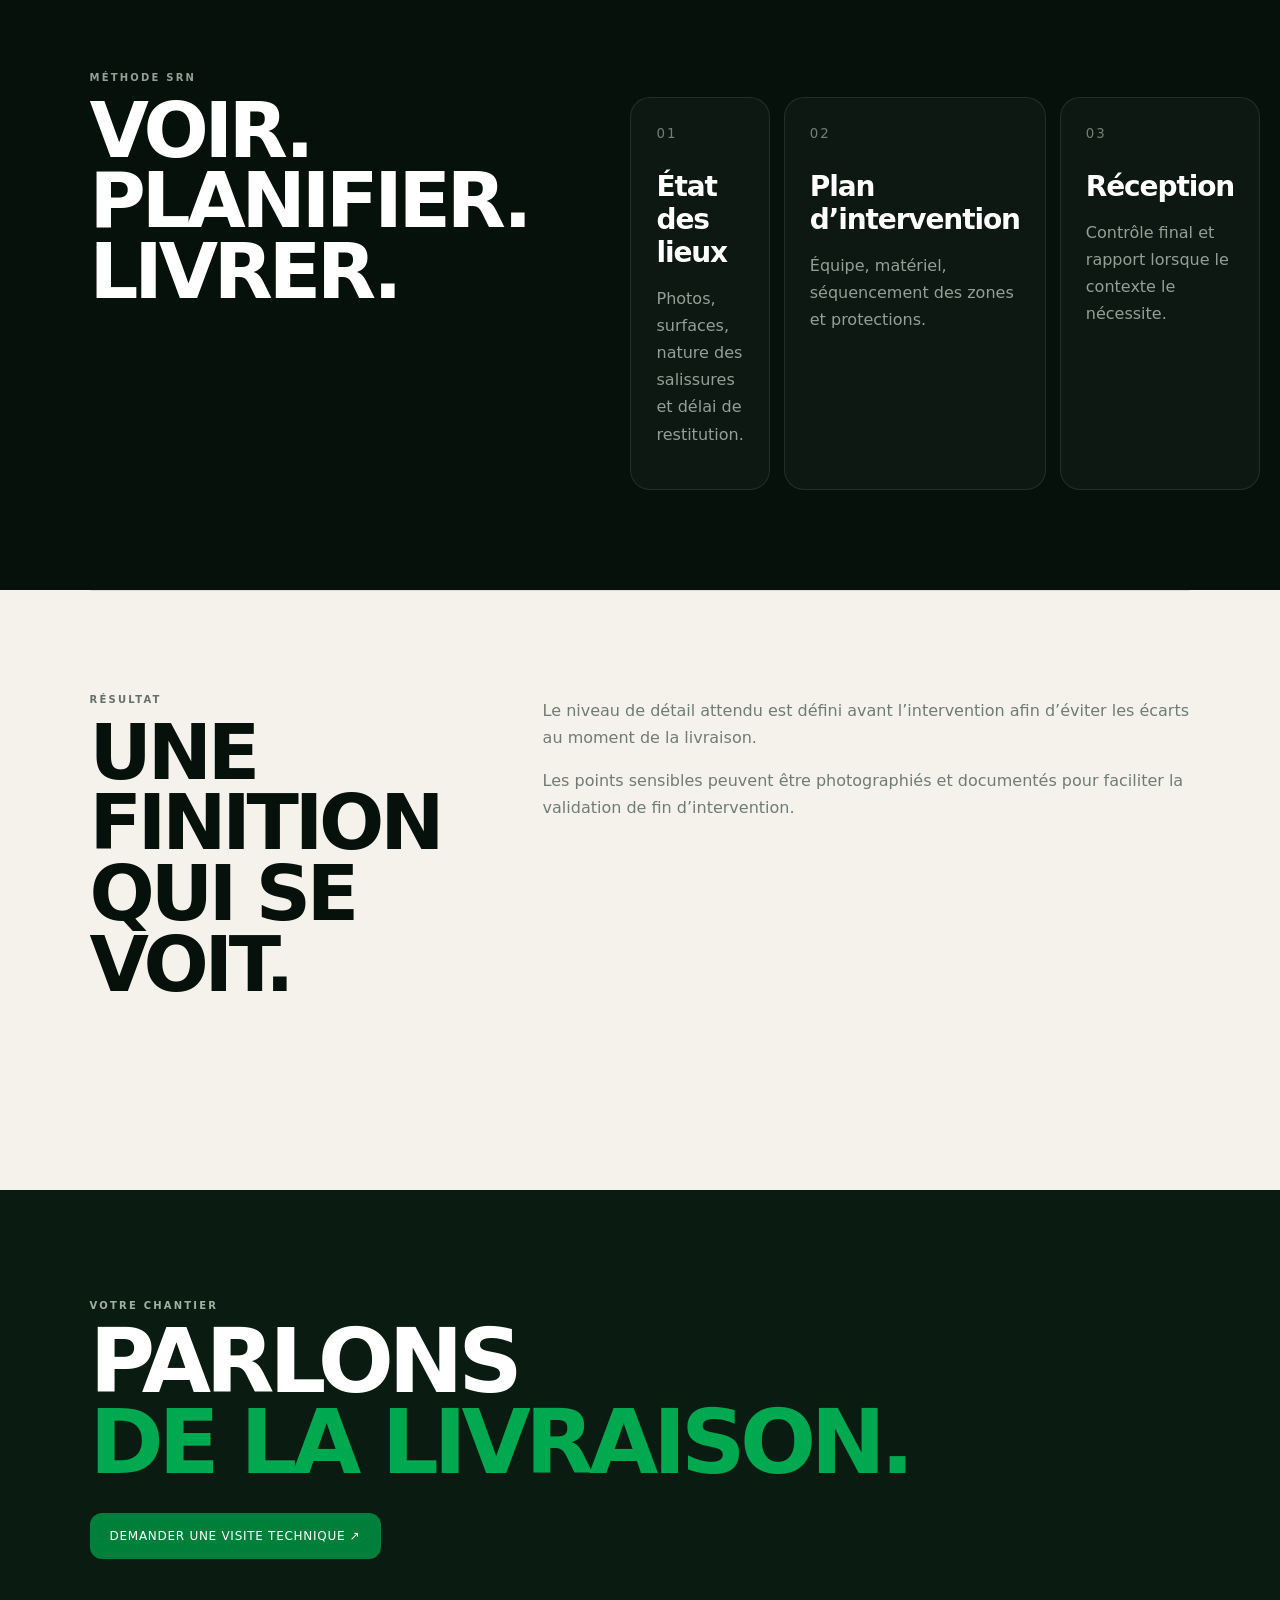
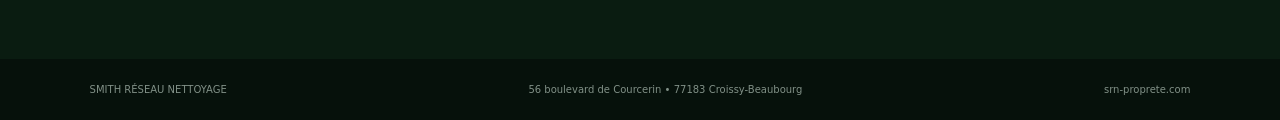
<file: remise-en-etat/index.html>
<!doctype html><html lang="fr"><head><meta charset="utf-8"><meta name="viewport" content="width=device-width,initial-scale=1"><title>Remise en état après travaux et nettoyage ponctuel | SRN</title><meta name="description" content="SRN réalise les remises en état après travaux, déménagements, sinistres ou occupations avec moyens humains et mécanisés adaptés."><link rel="canonical" href="https://srn-proprete.com/remise-en-etat/"><link rel="stylesheet" href="/service.css"><meta name="theme-color" content="#06110b"></head><body><header class="nav"><a href="/"><img src="/assets/logo-srn.webp" alt="Smith Nettoyage"></a><nav class="navlinks"><a href="/#solutions">Solutions</a><a href="/#control">Pilotage</a><a href="/#contact">Contact</a></nav><a class="cta" href="/#contact">Demander une visite ↗</a></header><main><section class="hero"><p class="eyebrow">REMISE EN ÉTAT — SRN</p><h1>APRÈS LE CHANTIER.<br><span>PLACE AU PROPRE.</span></h1><p>Une remise en état se chiffre et s’organise selon l’état réel du site : poussières, traces, déchets résiduels, vitrages, sols et contraintes de délai.</p><div class="proofline"><span>APRÈS TRAVAUX</span><span>AVANT LIVRAISON</span><span>DÉMÉNAGEMENT</span><span>NETTOYAGE RENFORCÉ</span></div></section><div class="content"><section class="intro"><h2>UNE REMISE À NIVEAU.<br>PAS UN SIMPLE PASSAGE.</h2><div><p class="lead">SRN dimensionne l’équipe et le matériel à partir de l’état constaté, des surfaces et du délai de restitution.</p><p>L’intervention peut inclure dépoussiérage, nettoyage des sols, vitrerie, élimination des traces de chantier, finitions et reprises ciblées.</p><div class="checks"><div class="check"><b>Après travaux</b><span>Dépoussiérage, lavage, traces de chantier et finitions.</span></div><div class="check"><b>Avant livraison</b><span>Préparation des espaces avant réception ou remise des clés.</span></div><div class="check"><b>Déménagement</b><span>Remise à niveau des locaux libérés ou repris.</span></div><div class="check"><b>Nettoyage renforcé</b><span>Intervention ponctuelle sur site fortement sollicité.</span></div></div></div></section><section class="section dark"><div><p class="eyebrow">MÉTHODE SRN</p><h2>VOIR.<br>PLANIFIER. LIVRER.</h2></div><div><div class="steps"><div class="step"><small>01</small><h3>État des lieux</h3><p>Photos, surfaces, nature des salissures et délai de restitution.</p></div><div class="step"><small>02</small><h3>Plan d’intervention</h3><p>Équipe, matériel, séquencement des zones et protections.</p></div><div class="step"><small>03</small><h3>Réception</h3><p>Contrôle final et rapport lorsque le contexte le nécessite.</p></div></div></div></section><section class="section"><div><p class="eyebrow" style="color:#667069">RÉSULTAT</p><h2>UNE FINITION<br>QUI SE VOIT.</h2></div><div><p class="lead">Le niveau de détail attendu est défini avant l’intervention afin d’éviter les écarts au moment de la livraison.</p><p>Les points sensibles peuvent être photographiés et documentés pour faciliter la validation de fin d’intervention.</p></div></section></div><section class="final"><p class="eyebrow">VOTRE CHANTIER</p><h2>PARLONS<br><span>DE LA LIVRAISON.</span></h2><a href="/#contact">Demander une visite technique ↗</a></section></main><footer class="foot"><span>SMITH RÉSEAU NETTOYAGE</span><span>56 boulevard de Courcerin • 77183 Croissy-Beaubourg</span><span>srn-proprete.com</span></footer></body></html>
</file>
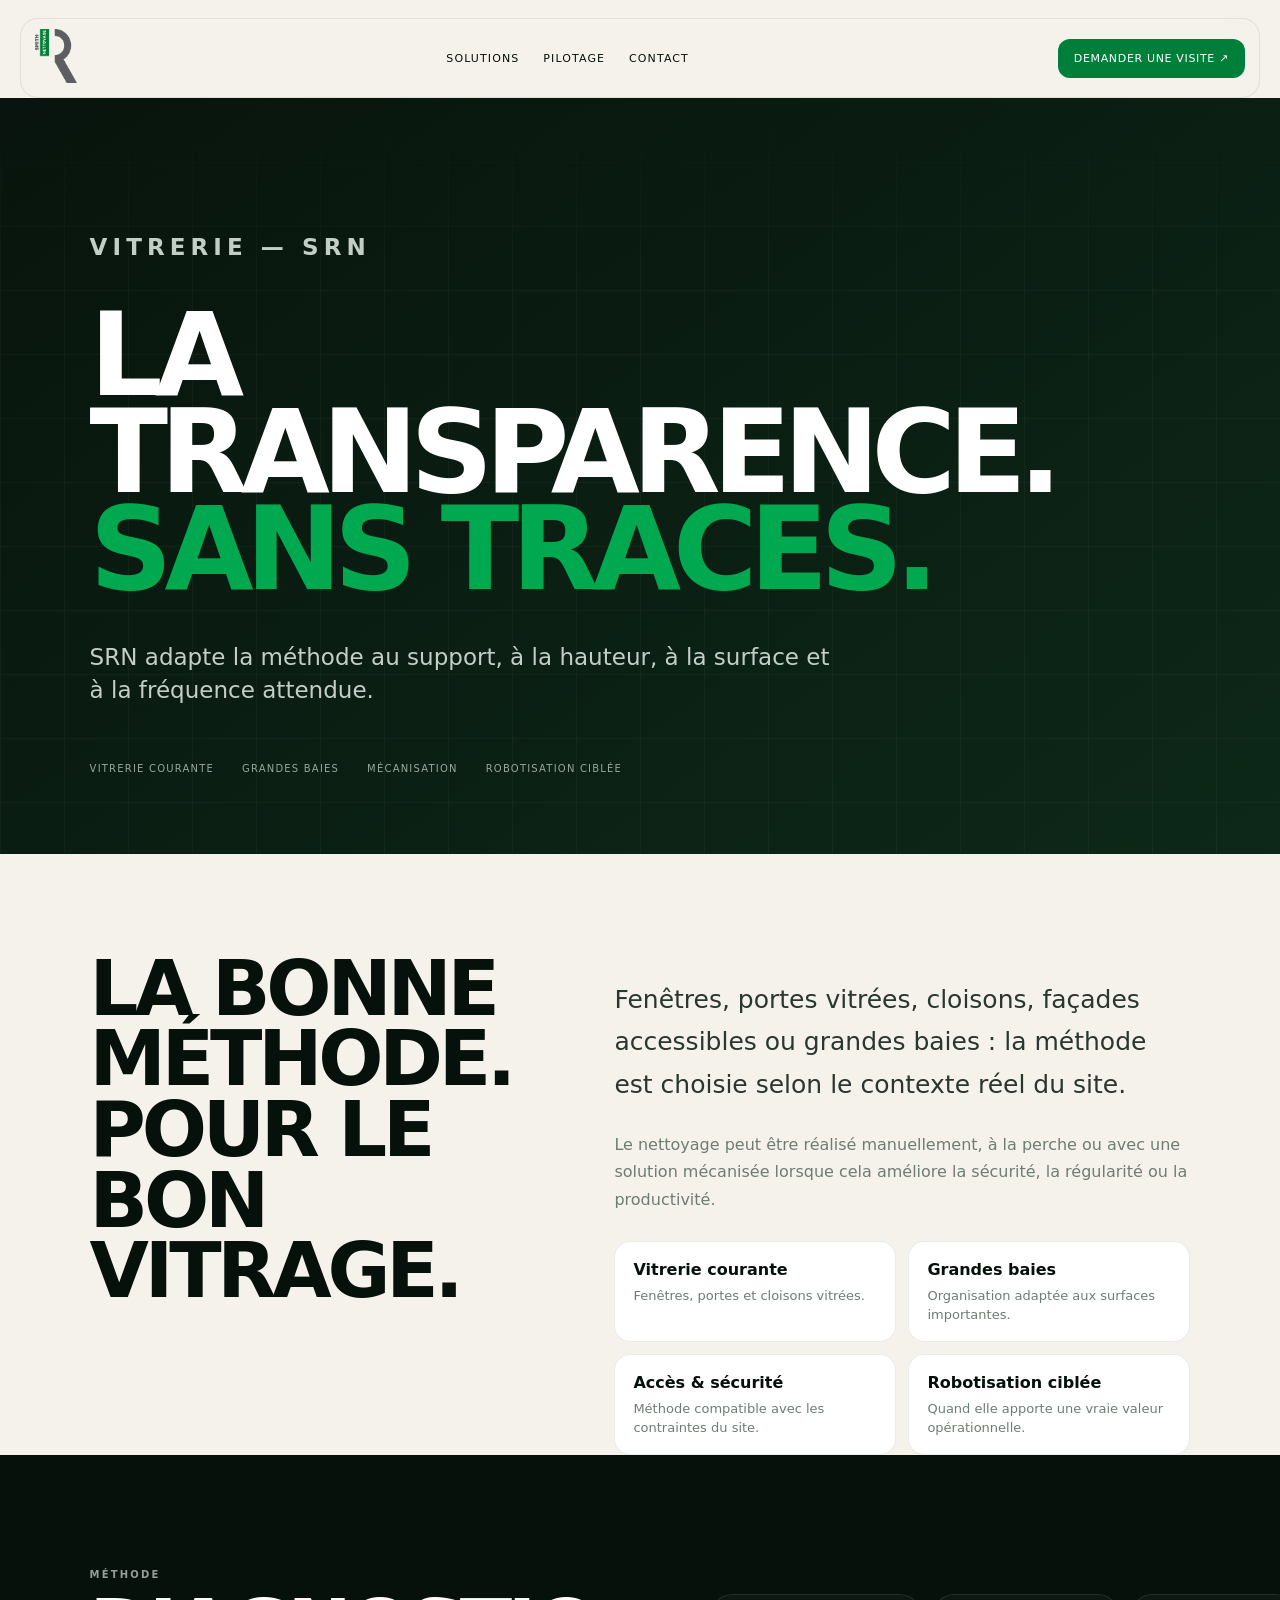
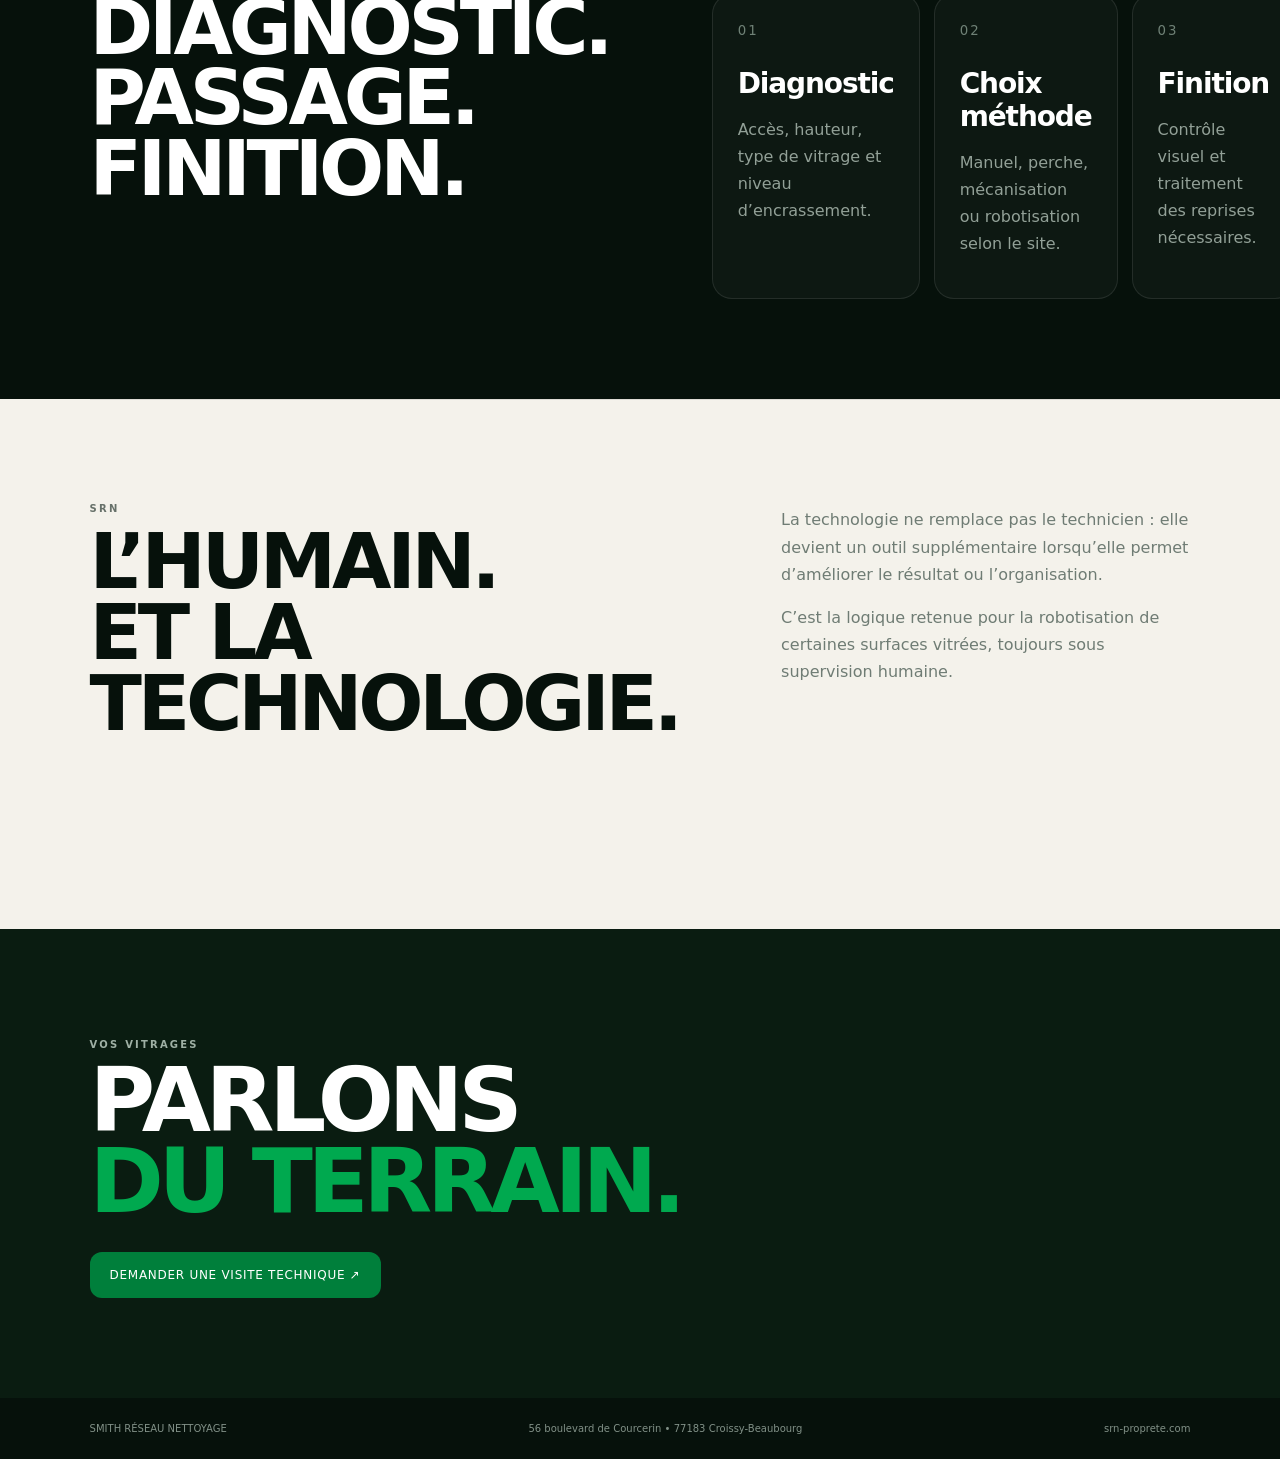
<file: vitrerie-professionnelle/index.html>
<!doctype html><html lang="fr"><head><meta charset="utf-8"><meta name="viewport" content="width=device-width,initial-scale=1"><title>Nettoyage de vitres professionnel et vitrerie | SRN</title><meta name="description" content="Nettoyage professionnel des vitres, baies et cloisons vitrées avec méthodes manuelles, perches ou robotisation ciblée."><link rel="canonical" href="https://srn-proprete.com/vitrerie-professionnelle/"><link rel="stylesheet" href="/service.css"><meta name="theme-color" content="#06110b"></head><body><header class="nav"><a href="/"><img src="/assets/logo-srn.webp" alt="Smith Nettoyage"></a><nav class="navlinks"><a href="/#solutions">Solutions</a><a href="/#control">Pilotage</a><a href="/#contact">Contact</a></nav><a class="cta" href="/#contact">Demander une visite ↗</a></header><main><section class="hero"><p class="eyebrow">VITRERIE — SRN</p><h1>LA TRANSPARENCE.<br><span>SANS TRACES.</span></h1><p>SRN adapte la méthode au support, à la hauteur, à la surface et à la fréquence attendue.</p><div class="proofline"><span>VITRERIE COURANTE</span><span>GRANDES BAIES</span><span>MÉCANISATION</span><span>ROBOTISATION CIBLÉE</span></div></section><div class="content"><section class="intro"><h2>LA BONNE MÉTHODE.<br>POUR LE BON VITRAGE.</h2><div><p class="lead">Fenêtres, portes vitrées, cloisons, façades accessibles ou grandes baies : la méthode est choisie selon le contexte réel du site.</p><p>Le nettoyage peut être réalisé manuellement, à la perche ou avec une solution mécanisée lorsque cela améliore la sécurité, la régularité ou la productivité.</p><div class="checks"><div class="check"><b>Vitrerie courante</b><span>Fenêtres, portes et cloisons vitrées.</span></div><div class="check"><b>Grandes baies</b><span>Organisation adaptée aux surfaces importantes.</span></div><div class="check"><b>Accès & sécurité</b><span>Méthode compatible avec les contraintes du site.</span></div><div class="check"><b>Robotisation ciblée</b><span>Quand elle apporte une vraie valeur opérationnelle.</span></div></div></div></section><section class="section dark"><div><p class="eyebrow">MÉTHODE</p><h2>DIAGNOSTIC.<br>PASSAGE. FINITION.</h2></div><div><div class="steps"><div class="step"><small>01</small><h3>Diagnostic</h3><p>Accès, hauteur, type de vitrage et niveau d’encrassement.</p></div><div class="step"><small>02</small><h3>Choix méthode</h3><p>Manuel, perche, mécanisation ou robotisation selon le site.</p></div><div class="step"><small>03</small><h3>Finition</h3><p>Contrôle visuel et traitement des reprises nécessaires.</p></div></div></div></section><section class="section"><div><p class="eyebrow" style="color:#667069">SRN</p><h2>L’HUMAIN.<br>ET LA TECHNOLOGIE.</h2></div><div><p class="lead">La technologie ne remplace pas le technicien : elle devient un outil supplémentaire lorsqu’elle permet d’améliorer le résultat ou l’organisation.</p><p>C’est la logique retenue pour la robotisation de certaines surfaces vitrées, toujours sous supervision humaine.</p></div></section></div><section class="final"><p class="eyebrow">VOS VITRAGES</p><h2>PARLONS<br><span>DU TERRAIN.</span></h2><a href="/#contact">Demander une visite technique ↗</a></section></main><footer class="foot"><span>SMITH RÉSEAU NETTOYAGE</span><span>56 boulevard de Courcerin • 77183 Croissy-Beaubourg</span><span>srn-proprete.com</span></footer></body></html>
</file>
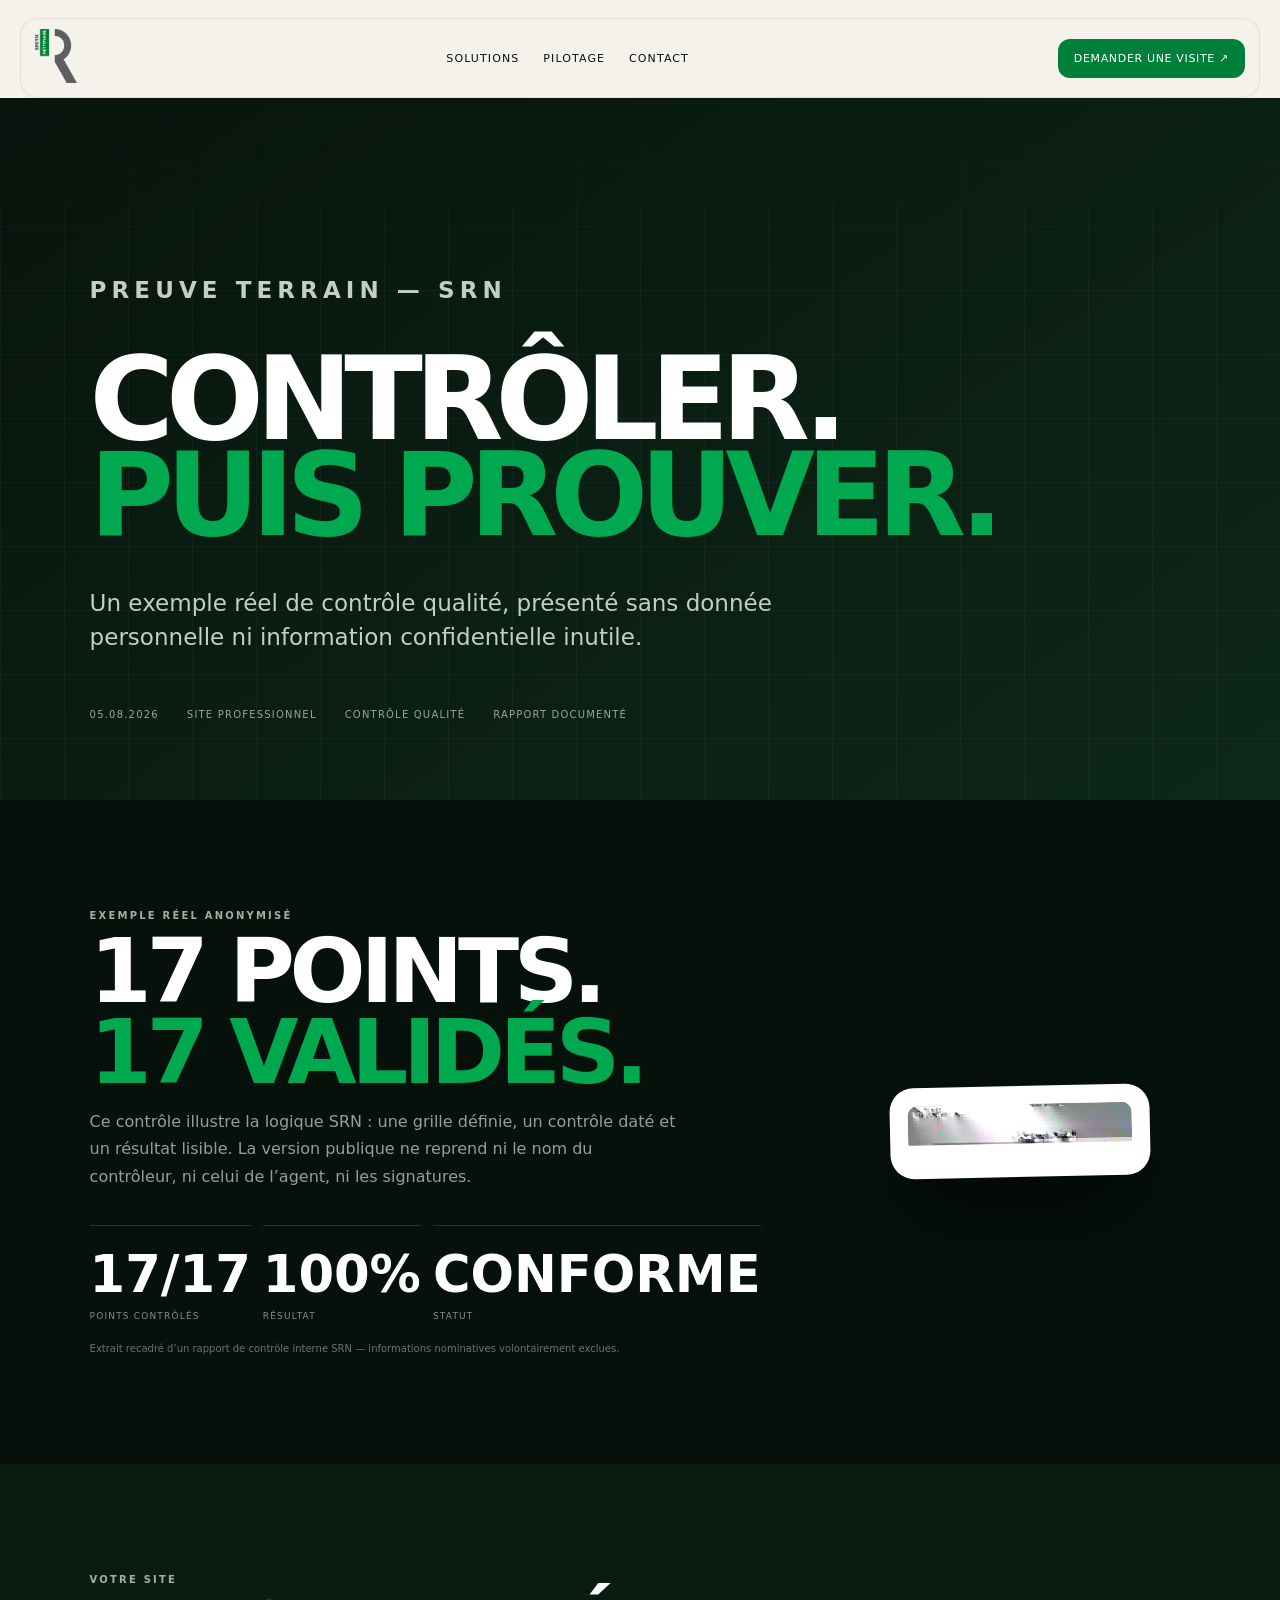
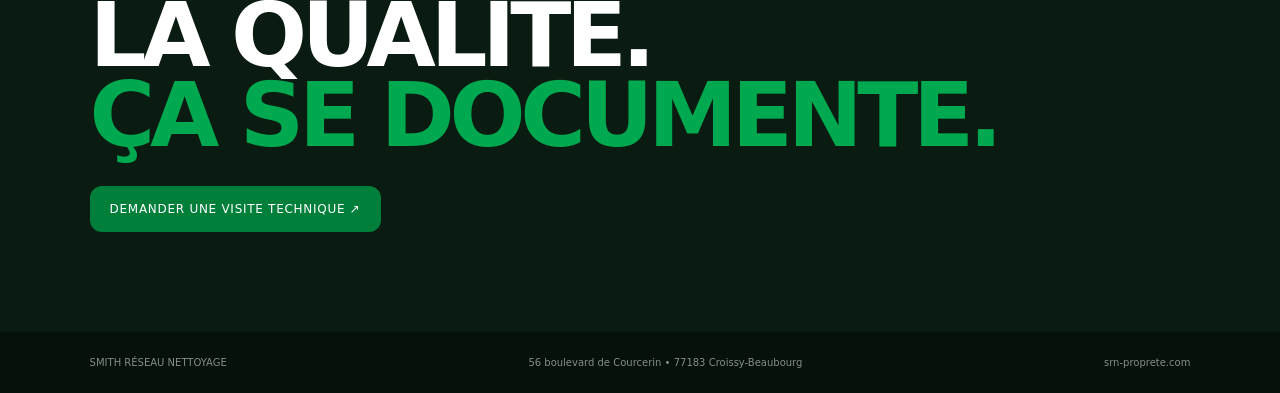
<file: preuves/controle-aulnay/index.html>
<!doctype html><html lang="fr"><head><meta charset="utf-8"><meta name="viewport" content="width=device-width,initial-scale=1"><title>Exemple de contrôle qualité terrain | SRN</title><meta name="description" content="Exemple réel anonymisé d’un contrôle qualité SRN sur un site professionnel : 17 points contrôlés, 100 % et contrôle conforme."><link rel="canonical" href="https://srn-proprete.com/preuves/controle-aulnay/"><link rel="stylesheet" href="/service.css"><meta name="theme-color" content="#06110b"><style>.evidence{padding:100px 7vw;background:#06110b;color:#fff}.evidence-grid{display:grid;grid-template-columns:.75fr 1.25fr;gap:7vw;align-items:center}.evidence h2{font-size:clamp(45px,7vw,92px);line-height:.9;letter-spacing:-.06em;margin:0}.evidence h2 span{color:#00a94f}.sheet{background:#fff;padding:18px;border-radius:24px;transform:rotate(-1.2deg);box-shadow:0 40px 90px #0008}.sheet img{display:block;width:100%;height:auto;border-radius:10px}.numbers{display:grid;grid-template-columns:repeat(3,1fr);gap:12px;margin-top:35px}.numbers div{border-top:1px solid #ffffff25;padding-top:18px}.numbers b{font-size:clamp(28px,4vw,52px);display:block}.numbers small{font-size:9px;letter-spacing:.13em;color:#819087}.note{color:#92a097;line-height:1.7;max-width:590px}.privacy{margin-top:20px;font-size:10px;color:#66766d}@media(max-width:850px){.evidence{padding:75px 20px}.evidence-grid{grid-template-columns:1fr}.numbers{grid-template-columns:1fr 1fr 1fr}.sheet{margin-top:20px}}</style></head><body><header class="nav"><a href="/"><img src="/assets/logo-srn.webp" alt="Smith Nettoyage"></a><nav class="navlinks"><a href="/#solutions">Solutions</a><a href="/#control">Pilotage</a><a href="/#contact">Contact</a></nav><a class="cta" href="/#contact">Demander une visite ↗</a></header><main><section class="hero"><p class="eyebrow">PREUVE TERRAIN — SRN</p><h1>CONTRÔLER.<br><span>PUIS PROUVER.</span></h1><p>Un exemple réel de contrôle qualité, présenté sans donnée personnelle ni information confidentielle inutile.</p><div class="proofline"><span>05.08.2026</span><span>SITE PROFESSIONNEL</span><span>CONTRÔLE QUALITÉ</span><span>RAPPORT DOCUMENTÉ</span></div></section><section class="evidence"><div class="evidence-grid"><div><p class="eyebrow">EXEMPLE RÉEL ANONYMISÉ</p><h2>17 POINTS.<br><span>17 VALIDÉS.</span></h2><p class="note">Ce contrôle illustre la logique SRN : une grille définie, un contrôle daté et un résultat lisible. La version publique ne reprend ni le nom du contrôleur, ni celui de l’agent, ni les signatures.</p><div class="numbers"><div><b>17/17</b><small>POINTS CONTRÔLÉS</small></div><div><b>100%</b><small>RÉSULTAT</small></div><div><b>CONFORME</b><small>STATUT</small></div></div><p class="privacy">Extrait recadré d’un rapport de contrôle interne SRN — informations nominatives volontairement exclues.</p></div><figure class="sheet"><img src="/assets/aulnay-control-result.webp" alt="Extrait anonymisé d’un contrôle SRN indiquant 17 points contrôlés sur 17 et un résultat conforme"></figure></div></section><section class="final"><p class="eyebrow">VOTRE SITE</p><h2>LA QUALITÉ.<br><span>ÇA SE DOCUMENTE.</span></h2><a href="/#contact">Demander une visite technique ↗</a></section></main><footer class="foot"><span>SMITH RÉSEAU NETTOYAGE</span><span>56 boulevard de Courcerin • 77183 Croissy-Beaubourg</span><span>srn-proprete.com</span></footer></body></html>
</file>
<file: service.css>
:root{--g:#00a94f;--g2:#007f3b;--ink:#06110b;--paper:#f4f2eb;--muted:#6f7c74}*{box-sizing:border-box}html{scroll-behavior:smooth}body{margin:0;font-family:Inter,ui-sans-serif,system-ui,-apple-system,"Segoe UI",sans-serif;background:var(--paper);color:var(--ink)}a{color:inherit;text-decoration:none}.nav{position:sticky;top:0;z-index:20;margin:18px 20px 0;padding:10px 14px;border:1px solid #00000014;background:#f4f2ebdc;backdrop-filter:blur(18px);border-radius:18px;display:flex;align-items:center;justify-content:space-between}.nav img{height:54px;width:auto}.navlinks{display:flex;gap:24px;font-size:11px;letter-spacing:.1em;text-transform:uppercase}.cta{background:var(--g2);color:#fff;border-radius:12px;padding:13px 16px;font-size:11px;text-transform:uppercase;letter-spacing:.06em}.hero{min-height:78vh;padding:110px 7vw 80px;display:flex;flex-direction:column;justify-content:flex-end;background:linear-gradient(145deg,#08140d,#0d2818);color:#fff;position:relative;overflow:hidden}.hero:before{content:"";position:absolute;inset:0;background-image:linear-gradient(#ffffff09 1px,transparent 1px),linear-gradient(90deg,#ffffff09 1px,transparent 1px);background-size:64px 64px;mask-image:linear-gradient(transparent,#000 25%,#000)}.hero>*{position:relative}.eyebrow{font-size:10px;letter-spacing:.22em;color:#9fb0a5;font-weight:800}.hero h1{font-size:clamp(58px,9vw,132px);line-height:.84;letter-spacing:-.07em;margin:20px 0}.hero h1 span{color:var(--g)}.hero p{max-width:760px;font-size:clamp(18px,1.8vw,24px);line-height:1.45;color:#c2cec6}.proofline{display:flex;gap:28px;flex-wrap:wrap;margin-top:32px;font-size:10px;letter-spacing:.12em;color:#98a79d}.content{padding:100px 7vw}.intro{display:grid;grid-template-columns:.75fr 1.25fr;gap:8vw;align-items:start}.intro h2,.section h2{font-size:clamp(42px,6vw,82px);line-height:.92;letter-spacing:-.055em;margin:0}.intro p,.section p,.section li{color:var(--muted);line-height:1.7}.intro .lead{font-size:clamp(18px,2vw,25px);color:#2b3630}.section{padding:90px 0;border-top:1px solid #00000018;display:grid;grid-template-columns:.65fr 1.35fr;gap:8vw}.checks{display:grid;grid-template-columns:repeat(2,minmax(0,1fr));gap:12px;margin-top:28px}.check{padding:18px;border:1px solid #00000014;border-radius:16px;background:#fff}.check b{display:block;margin-bottom:6px}.check span{font-size:13px;color:var(--muted)}.dark{background:var(--ink);color:#fff;margin:0 -7vw;padding:100px 7vw}.dark p{color:#92a097}.steps{display:grid;grid-template-columns:repeat(3,1fr);gap:14px;margin-top:38px}.step{border:1px solid #ffffff18;border-radius:20px;padding:25px;background:#ffffff08}.step small{color:#6f8176;letter-spacing:.15em}.step h3{font-size:28px;letter-spacing:-.04em;margin:28px 0 10px}.final{padding:100px 7vw;background:#0a1c11;color:#fff}.final h2{font-size:clamp(46px,7vw,92px);line-height:.9;letter-spacing:-.06em;margin:0}.final h2 span{color:var(--g)}.final a{display:inline-block;margin-top:30px;background:var(--g2);padding:16px 20px;border-radius:12px;font-size:12px;text-transform:uppercase;letter-spacing:.06em}.foot{padding:25px 7vw;background:#06110b;color:#819087;display:flex;justify-content:space-between;gap:20px;font-size:10px}@media(max-width:850px){.navlinks{display:none}.nav img{height:42px}.hero{min-height:72vh;padding:100px 20px 60px}.content{padding:70px 20px}.intro,.section{grid-template-columns:1fr;gap:28px}.checks,.steps{grid-template-columns:1fr}.dark{margin:0 -20px;padding:75px 20px}.final{padding:75px 20px}.foot{padding:22px 20px;flex-direction:column}.cta{padding:11px 12px}}
</file>
